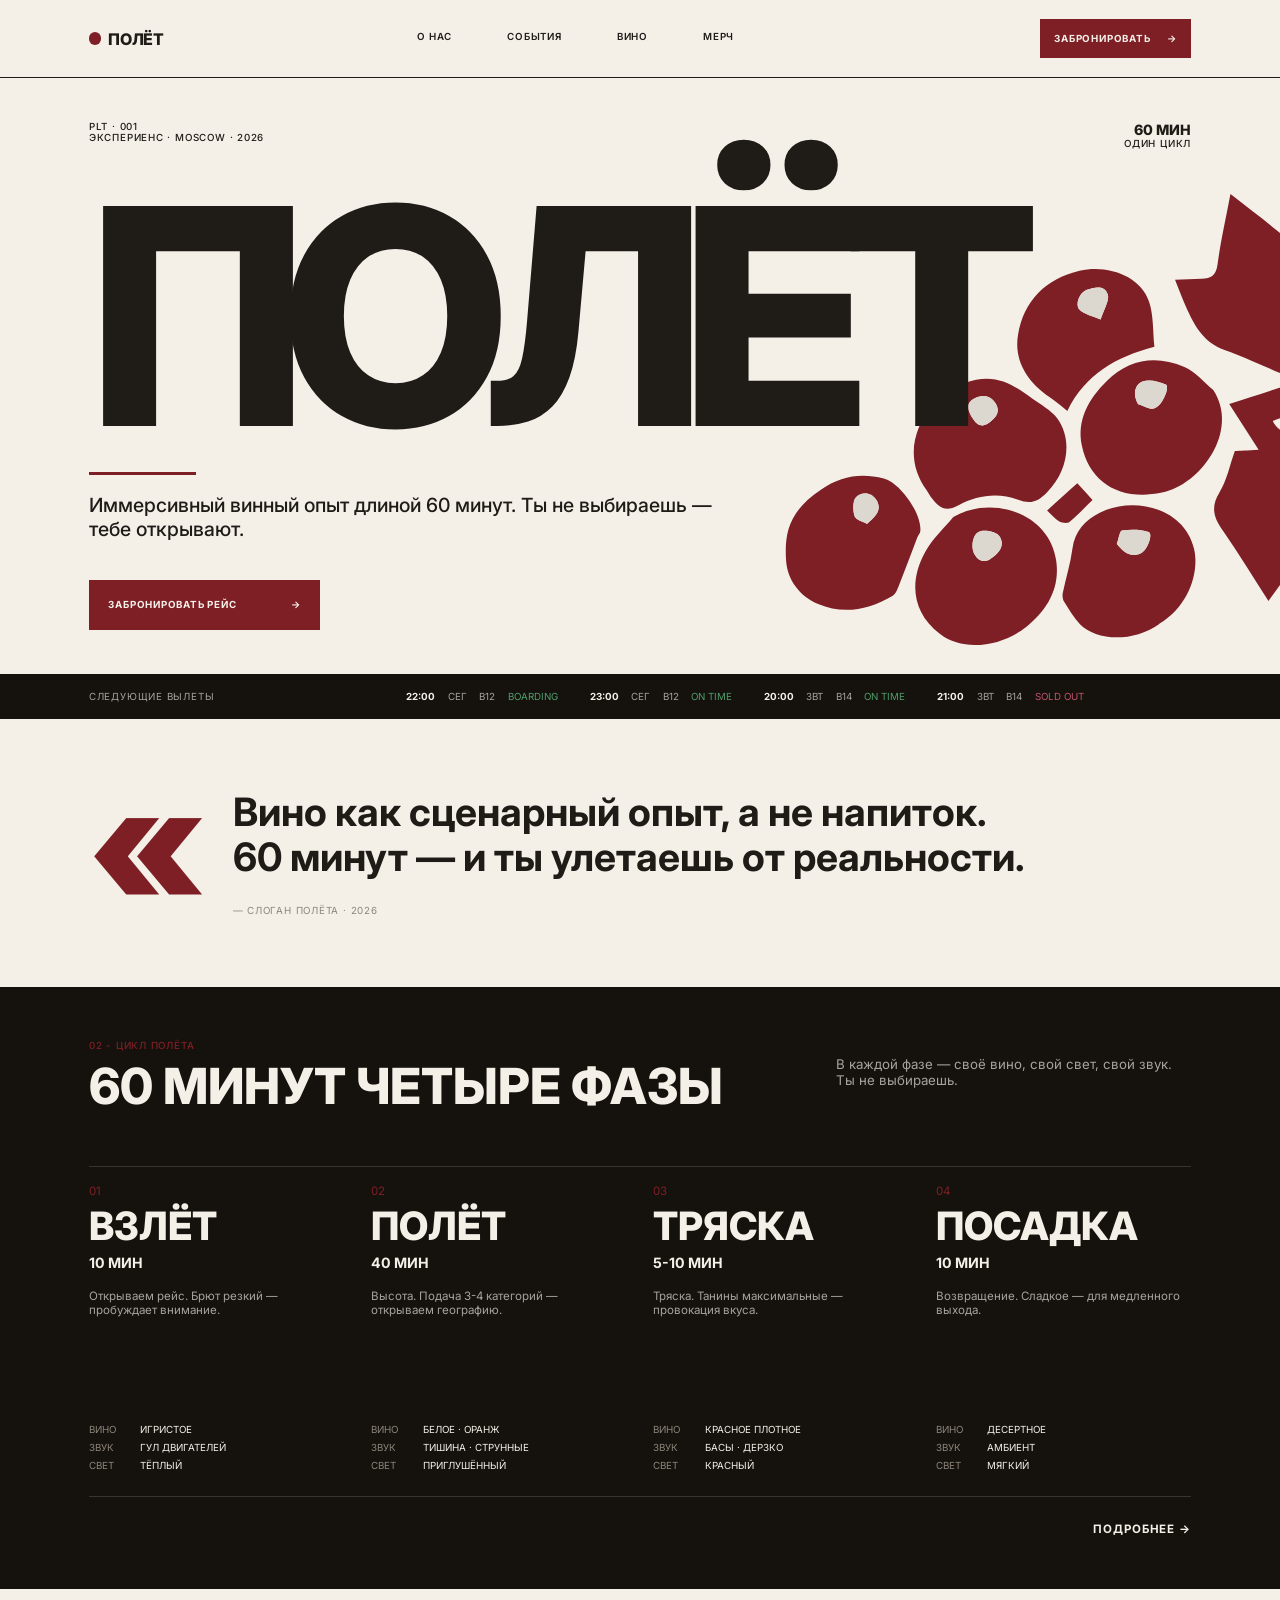
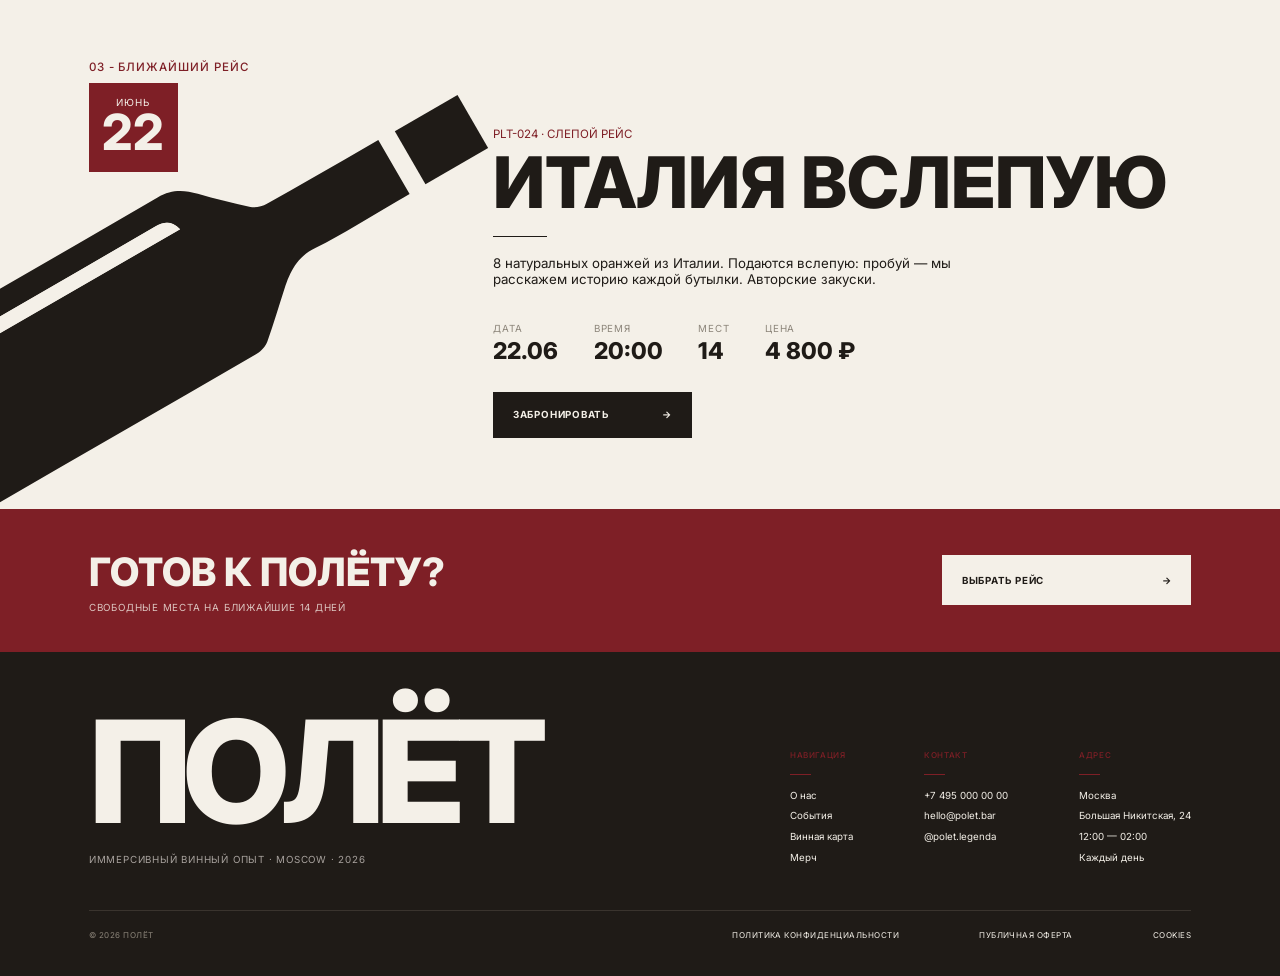
<file: index.html>
<!DOCTYPE html>
<html lang="ru">
<head>
<meta charset="UTF-8">
<meta name="viewport" content="width=device-width, initial-scale=1.0">
<title>ПОЛЁТ — Иммерсивный винный опыт</title>
<link rel="stylesheet" href="style/reset.css">
<link rel="stylesheet" href="style/fonts.css">
<link rel="stylesheet" href="style/style.css">
</head>
<body>
<div class="page">

  <header class="nav">
    <a href="index.html" class="logo"><span class="dot"></span>ПОЛЁТ</a>
    <nav class="menu">
      <a href="about_us.html">О НАС</a>
      <a href="events.html">СОБЫТИЯ</a>
      <a href="wine.html">ВИНО</a>
      <a href="merch.html">МЕРЧ</a>
    </nav>
    <a href="table_booking.html" class="btn-nav">ЗАБРОНИРОВАТЬ <span>→</span></a>
  </header>

  <section class="hero">
    <div class="hero-top">
      <div>
        <div class="label">PLT · 001</div>
        <div class="label">ЭКСПЕРИЕНС · MOSCOW · 2026</div>
      </div>
      <div class="right">
        <div class="big">60 МИН</div>
        <div class="label">ОДИН ЦИКЛ</div>
      </div>
    </div>
    <img class="hero-grapes" src="assets/img/index_img/vinograd.svg" alt="">
    <h1 class="hero-title">ПОЛЁТ</h1>
    <div class="hero-bar"></div>
    <p class="hero-sub">Иммерсивный винный опыт длиной 60 минут. Ты не выбираешь — тебе открывают.</p>
    <a href="events.html" class="btn-wine">ЗАБРОНИРОВАТЬ РЕЙС <span>→</span></a>
  </section>

  <div class="departures">
    <span class="name">СЛЕДУЮЩИЕ ВЫЛЕТЫ</span>
    <span class="dep"><span class="time">22:00</span> <span class="mute">СЕГ</span> <span class="mute">B12</span> <span class="green">BOARDING</span></span>
    <span class="dep"><span class="time">23:00</span> <span class="mute">СЕГ</span> <span class="mute">B12</span> <span class="green">ON TIME</span></span>
    <span class="dep"><span class="time">20:00</span> <span class="mute">ЗВТ</span> <span class="mute">B14</span> <span class="green">ON TIME</span></span>
    <span class="dep"><span class="time">21:00</span> <span class="mute">ЗВТ</span> <span class="mute">B14</span> <span class="red">SOLD OUT</span></span>
  </div>

  <section class="quote">
    <div class="mark">«</div>
    <div>
      <p class="quote-text">Вино как сценарный опыт, а не напиток. 60 минут — и ты улетаешь от реальности.</p>
      <p class="quote-from">— СЛОГАН ПОЛЁТА · 2026</p>
    </div>
  </section>

  <section class="phases">
    <div class="phases-head">
      <div>
        <div class="label wine-text">02 - ЦИКЛ ПОЛЁТА</div>
        <h2>60 МИНУТ ЧЕТЫРЕ ФАЗЫ</h2>
      </div>
      <p class="note">В каждой фазе — своё вино, свой свет, свой звук. Ты не выбираешь.</p>
    </div>

    <div class="phase-grid">
      <div class="phase">
        <div class="num">01</div>
        <h3>ВЗЛЁТ</h3>
        <div class="min">10 МИН</div>
        <p class="desc">Открываем рейс. Брют резкий — пробуждает внимание.</p>
        <div class="phase-rows">
          <div class="row"><span>ВИНО</span><span>ИГРИСТОЕ</span></div>
          <div class="row"><span>ЗВУК</span><span>ГУЛ ДВИГАТЕЛЕЙ</span></div>
          <div class="row"><span>СВЕТ</span><span>ТЁПЛЫЙ</span></div>
        </div>
      </div>
      <div class="phase">
        <div class="num">02</div>
        <h3>ПОЛЁТ</h3>
        <div class="min">40 МИН</div>
        <p class="desc">Высота. Подача 3-4 категорий — открываем географию.</p>
        <div class="phase-rows">
          <div class="row"><span>ВИНО</span><span>БЕЛОЕ · ОРАНЖ</span></div>
          <div class="row"><span>ЗВУК</span><span>ТИШИНА · СТРУННЫЕ</span></div>
          <div class="row"><span>СВЕТ</span><span>ПРИГЛУШЁННЫЙ</span></div>
        </div>
      </div>
      <div class="phase">
        <div class="num">03</div>
        <h3>ТРЯСКА</h3>
        <div class="min">5-10 МИН</div>
        <p class="desc">Тряска. Танины максимальные — провокация вкуса.</p>
        <div class="phase-rows">
          <div class="row"><span>ВИНО</span><span>КРАСНОЕ ПЛОТНОЕ</span></div>
          <div class="row"><span>ЗВУК</span><span>БАСЫ · ДЕРЗКО</span></div>
          <div class="row"><span>СВЕТ</span><span>КРАСНЫЙ</span></div>
        </div>
      </div>
      <div class="phase">
        <div class="num">04</div>
        <h3>ПОСАДКА</h3>
        <div class="min">10 МИН</div>
        <p class="desc">Возвращение. Сладкое — для медленного выхода.</p>
        <div class="phase-rows">
          <div class="row"><span>ВИНО</span><span>ДЕСЕРТНОЕ</span></div>
          <div class="row"><span>ЗВУК</span><span>АМБИЕНТ</span></div>
          <div class="row"><span>СВЕТ</span><span>МЯГКИЙ</span></div>
        </div>
      </div>
    </div>

    <div class="more">ПОДРОБНЕЕ →</div>
  </section>

  <section class="nearest">
    <div class="tag label">03 - БЛИЖАЙШИЙ РЕЙС</div>
    <div class="nearest-body">
      <div class="date-pill">
        <span class="m">ИЮНЬ</span>
        <span class="d">22</span>
      </div>
      <img class="nearest-bottle" src="assets/img/index_img/bottle.svg" alt="">
      <div class="nearest-info">
        <div class="code">PLT-024 · СЛЕПОЙ РЕЙС</div>
        <h2>ИТАЛИЯ ВСЛЕПУЮ</h2>
        <div class="line"></div>
        <p class="desc">8 натуральных оранжей из Италии. Подаются вслепую: пробуй — мы расскажем историю каждой бутылки. Авторские закуски.</p>
        <div class="facts">
          <div><div class="k">ДАТА</div><div class="v">22.06</div></div>
          <div><div class="k">ВРЕМЯ</div><div class="v">20:00</div></div>
          <div><div class="k">МЕСТ</div><div class="v">14</div></div>
          <div><div class="k">ЦЕНА</div><div class="v">4 800 ₽</div></div>
        </div>
        <a href="eventX.html" class="btn-dark">ЗАБРОНИРОВАТЬ <span>→</span></a>
      </div>
    </div>
  </section>

  <section class="cta-band">
    <div>
      <h2>ГОТОВ К ПОЛЁТУ?</h2>
      <p>СВОБОДНЫЕ МЕСТА НА БЛИЖАЙШИЕ 14 ДНЕЙ</p>
    </div>
    <a href="events.html" class="btn-light">ВЫБРАТЬ РЕЙС <span>→</span></a>
  </section>

  <footer class="footer">
    <div class="footer-top">
      <div>
        <a href="index.html" class="footer-logo">ПОЛЁТ</a>
        <p class="footer-sub">ИММЕРСИВНЫЙ ВИННЫЙ ОПЫТ · MOSCOW · 2026</p>
      </div>
      <div class="footer-cols">
        <div>
          <h4>НАВИГАЦИЯ</h4>
          <a href="about_us.html">О нас</a>
          <a href="events.html">События</a>
          <a href="wine.html">Винная карта</a>
          <a href="merch.html">Мерч</a>
        </div>
        <div>
          <h4>КОНТАКТ</h4>
          <p>+7 495 000 00 00</p>
          <p>hello@polet.bar</p>
          <p>@polet.legenda</p>
        </div>
        <div>
          <h4>АДРЕС</h4>
          <p>Москва</p>
          <p>Большая Никитская, 24</p>
          <p>12:00 — 02:00</p>
          <p>Каждый день</p>
        </div>
      </div>
    </div>
    <div class="footer-bottom">
      <span>© 2026 ПОЛЁТ</span>
      <a href="404.html">ПОЛИТИКА КОНФИДЕНЦИАЛЬНОСТИ</a>
      <a href="404.html">ПУБЛИЧНАЯ ОФЕРТА</a>
      <a href="404.html">COOKIES</a>
    </div>
  </footer>

</div>
<script src="js/main_js.js"></script>
</body>
</html>
</file>
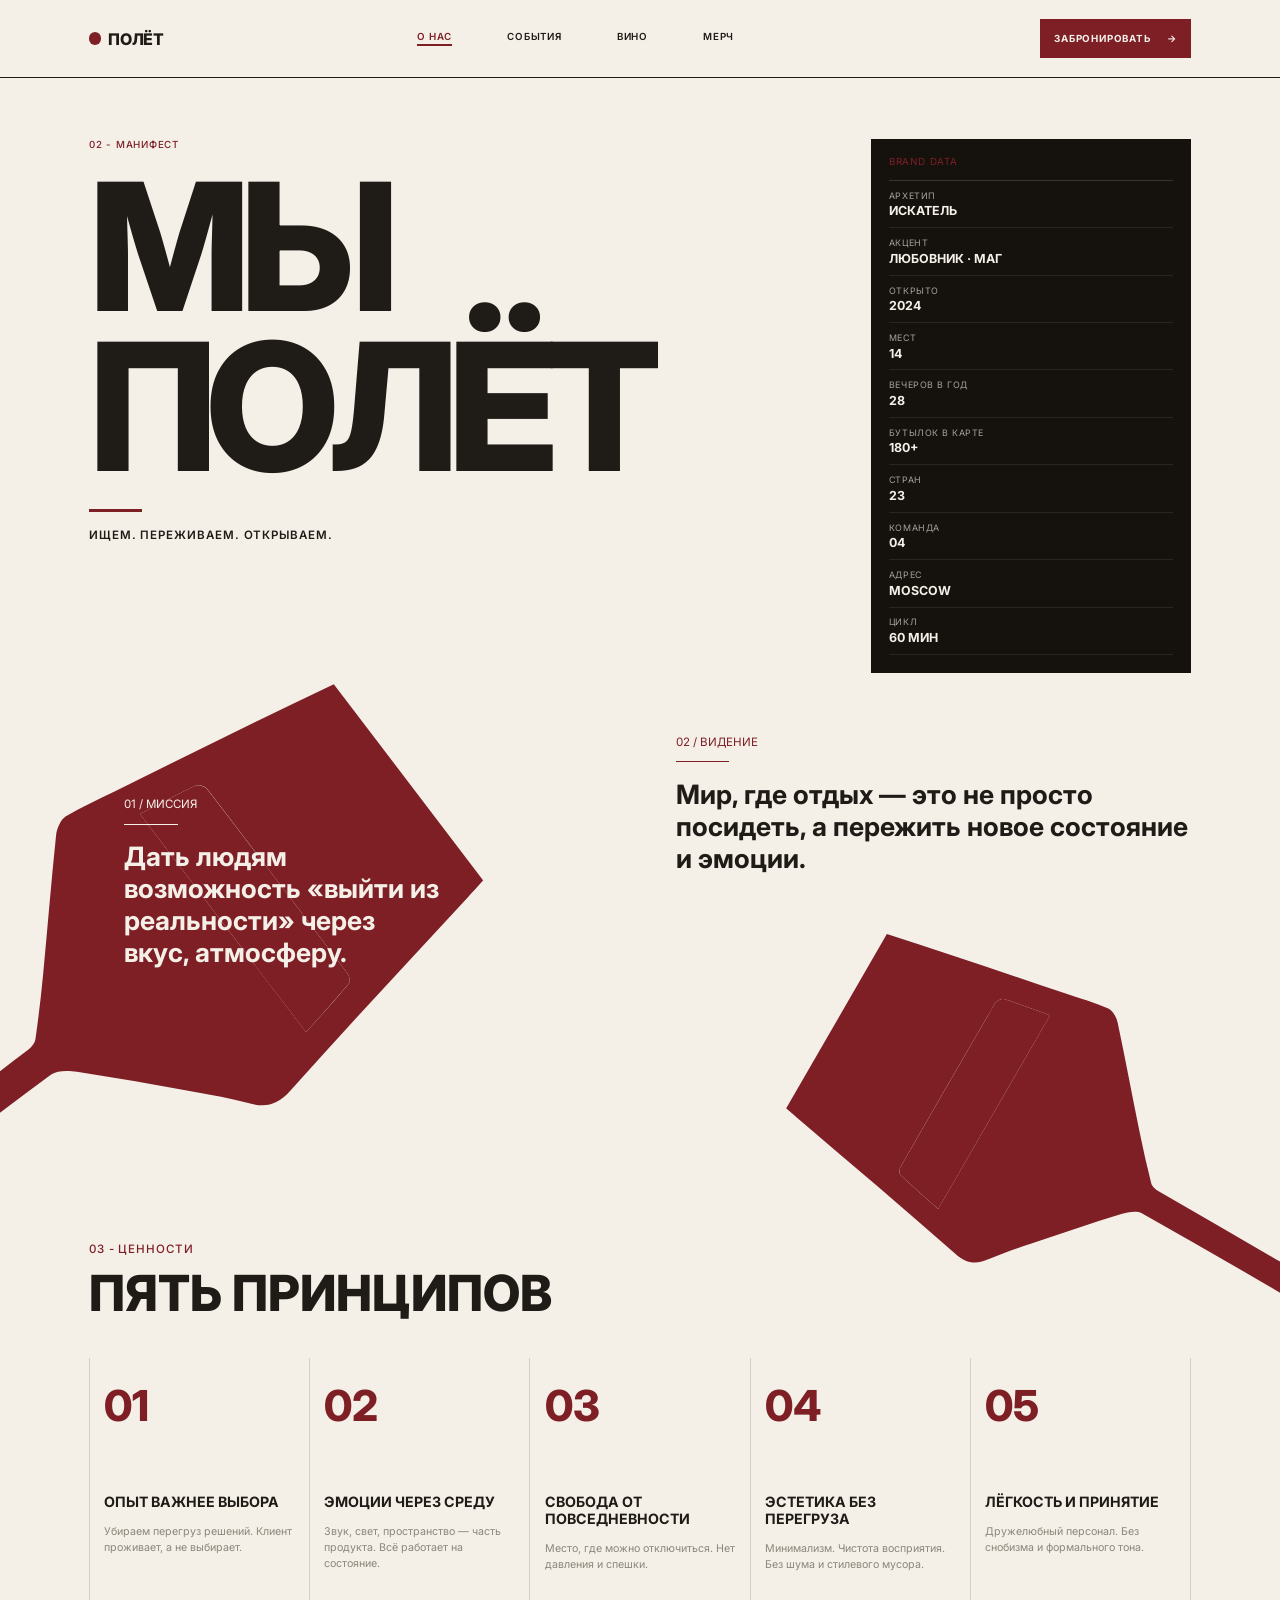
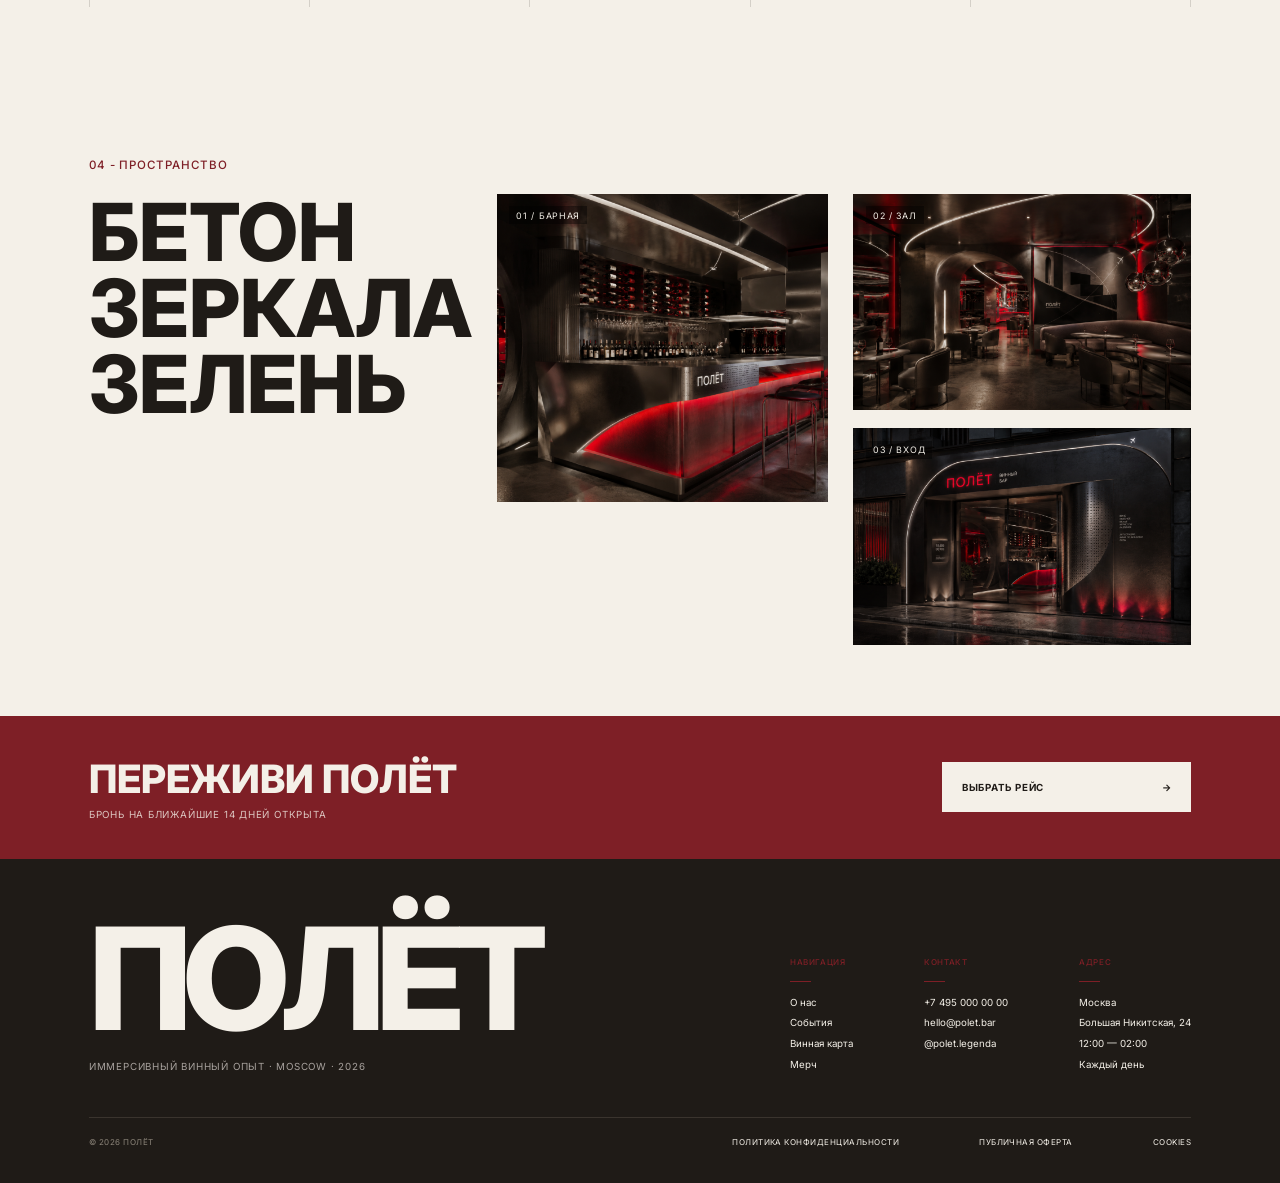
<file: about_us.html>
<!DOCTYPE html>
<html lang="ru">
<head>
<meta charset="UTF-8">
<meta name="viewport" content="width=device-width, initial-scale=1.0">
<title>ПОЛЁТ — О нас</title>
<link rel="stylesheet" href="style/reset.css">
<link rel="stylesheet" href="style/fonts.css">
<link rel="stylesheet" href="style/style.css">
</head>
<body>
<div class="page">

  <header class="nav">
    <a href="index.html" class="logo"><span class="dot"></span>ПОЛЁТ</a>
    <nav class="menu">
      <a href="about_us.html">О НАС</a>
      <a href="events.html">СОБЫТИЯ</a>
      <a href="wine.html">ВИНО</a>
      <a href="merch.html">МЕРЧ</a>
    </nav>
    <a href="table_booking.html" class="btn-nav">ЗАБРОНИРОВАТЬ <span>→</span></a>
  </header>

  <section class="about-hero">
    <div class="left">
      <div class="label wine-text">02 - МАНИФЕСТ</div>
      <h1 class="about-title">МЫ<br>ПОЛЁТ</h1>
      <div class="about-bar"></div>
      <div class="about-tagline">ИЩЕМ. ПЕРЕЖИВАЕМ. ОТКРЫВАЕМ.</div>
    </div>
    <div class="brand-data">
      <div class="bd-title">BRAND DATA</div>
      <div class="bd-row"><div class="k">АРХЕТИП</div><div class="v">ИСКАТЕЛЬ</div></div>
      <div class="bd-row"><div class="k">АКЦЕНТ</div><div class="v">ЛЮБОВНИК · МАГ</div></div>
      <div class="bd-row"><div class="k">ОТКРЫТО</div><div class="v">2024</div></div>
      <div class="bd-row"><div class="k">МЕСТ</div><div class="v">14</div></div>
      <div class="bd-row"><div class="k">ВЕЧЕРОВ В ГОД</div><div class="v">28</div></div>
      <div class="bd-row"><div class="k">БУТЫЛОК В КАРТЕ</div><div class="v">180+</div></div>
      <div class="bd-row"><div class="k">СТРАН</div><div class="v">23</div></div>
      <div class="bd-row"><div class="k">КОМАНДА</div><div class="v">04</div></div>
      <div class="bd-row"><div class="k">АДРЕС</div><div class="v">MOSCOW</div></div>
      <div class="bd-row"><div class="k">ЦИКЛ</div><div class="v">60 МИН</div></div>
    </div>
  </section>

  <section class="manifesto">
    <div class="mission">
      <img class="mission-glass" src="assets/img/about_us_img/glass1.svg" alt="">
      <div class="mission-body">
        <div class="tag">01 / МИССИЯ</div>
        <div class="tag-line"></div>
        <p>Дать людям возможность «выйти из реальности» через вкус, атмосферу.</p>
      </div>
    </div>
    <div class="vision">
      <div class="tag">02 / ВИДЕНИЕ</div>
      <div class="tag-line"></div>
      <p>Мир, где отдых — это не просто посидеть, а пережить новое состояние и эмоции.</p>
      <img class="vision-glass" src="assets/img/about_us_img/glass2.svg" alt="">
    </div>
  </section>

  <section class="principles">
    <div class="tag label">03 - ЦЕННОСТИ</div>
    <h2>ПЯТЬ ПРИНЦИПОВ</h2>
    <div class="principle-grid">
      <div class="principle">
        <div class="pnum">01</div>
        <h3>ОПЫТ ВАЖНЕЕ ВЫБОРА</h3>
        <p>Убираем перегруз решений. Клиент проживает, а не выбирает.</p>
      </div>
      <div class="principle">
        <div class="pnum">02</div>
        <h3>ЭМОЦИИ ЧЕРЕЗ СРЕДУ</h3>
        <p>Звук, свет, пространство — часть продукта. Всё работает на состояние.</p>
      </div>
      <div class="principle">
        <div class="pnum">03</div>
        <h3>СВОБОДА ОТ ПОВСЕДНЕВНОСТИ</h3>
        <p>Место, где можно отключиться. Нет давления и спешки.</p>
      </div>
      <div class="principle">
        <div class="pnum">04</div>
        <h3>ЭСТЕТИКА БЕЗ ПЕРЕГРУЗА</h3>
        <p>Минимализм. Чистота восприятия. Без шума и стилевого мусора.</p>
      </div>
      <div class="principle">
        <div class="pnum">05</div>
        <h3>ЛЁГКОСТЬ И ПРИНЯТИЕ</h3>
        <p>Дружелюбный персонал. Без снобизма и формального тона.</p>
      </div>
    </div>
  </section>

  <section class="space">
    <div class="tag label">04 - ПРОСТРАНСТВО</div>
    <div class="space-body">
      <h2>БЕТОН<br>ЗЕРКАЛА<br>ЗЕЛЕНЬ</h2>
      <div class="photo space-bar">
        <span class="cap">01 / БАРНАЯ</span>
        <img src="assets/img/about_us_img/bar.png" alt="Барная зона">
      </div>
      <div class="space-stack">
        <div class="photo space-small">
          <span class="cap">02 / ЗАЛ</span>
          <img src="assets/img/about_us_img/hall.png" alt="Зал">
        </div>
        <div class="photo space-small">
          <span class="cap">03 / ВХОД</span>
          <img src="assets/img/about_us_img/entry.png" alt="Вход">
        </div>
      </div>
    </div>
  </section>

  <section class="live-band">
    <div>
      <h2>ПЕРЕЖИВИ ПОЛЁТ</h2>
      <p>БРОНЬ НА БЛИЖАЙШИЕ 14 ДНЕЙ ОТКРЫТА</p>
    </div>
    <a href="events.html" class="btn-light">ВЫБРАТЬ РЕЙС <span>→</span></a>
  </section>

  <footer class="footer">
    <div class="footer-top">
      <div>
        <a href="index.html" class="footer-logo">ПОЛЁТ</a>
        <p class="footer-sub">ИММЕРСИВНЫЙ ВИННЫЙ ОПЫТ · MOSCOW · 2026</p>
      </div>
      <div class="footer-cols">
        <div>
          <h4>НАВИГАЦИЯ</h4>
          <a href="about_us.html">О нас</a>
          <a href="events.html">События</a>
          <a href="wine.html">Винная карта</a>
          <a href="merch.html">Мерч</a>
        </div>
        <div>
          <h4>КОНТАКТ</h4>
          <p>+7 495 000 00 00</p>
          <p>hello@polet.bar</p>
          <p>@polet.legenda</p>
        </div>
        <div>
          <h4>АДРЕС</h4>
          <p>Москва</p>
          <p>Большая Никитская, 24</p>
          <p>12:00 — 02:00</p>
          <p>Каждый день</p>
        </div>
      </div>
    </div>
    <div class="footer-bottom">
      <span>© 2026 ПОЛЁТ</span>
      <a href="404.html">ПОЛИТИКА КОНФИДЕНЦИАЛЬНОСТИ</a>
      <a href="404.html">ПУБЛИЧНАЯ ОФЕРТА</a>
      <a href="404.html">COOKIES</a>
    </div>
  </footer>

</div>
<script src="js/main_js.js"></script>
</body>
</html>
</file>
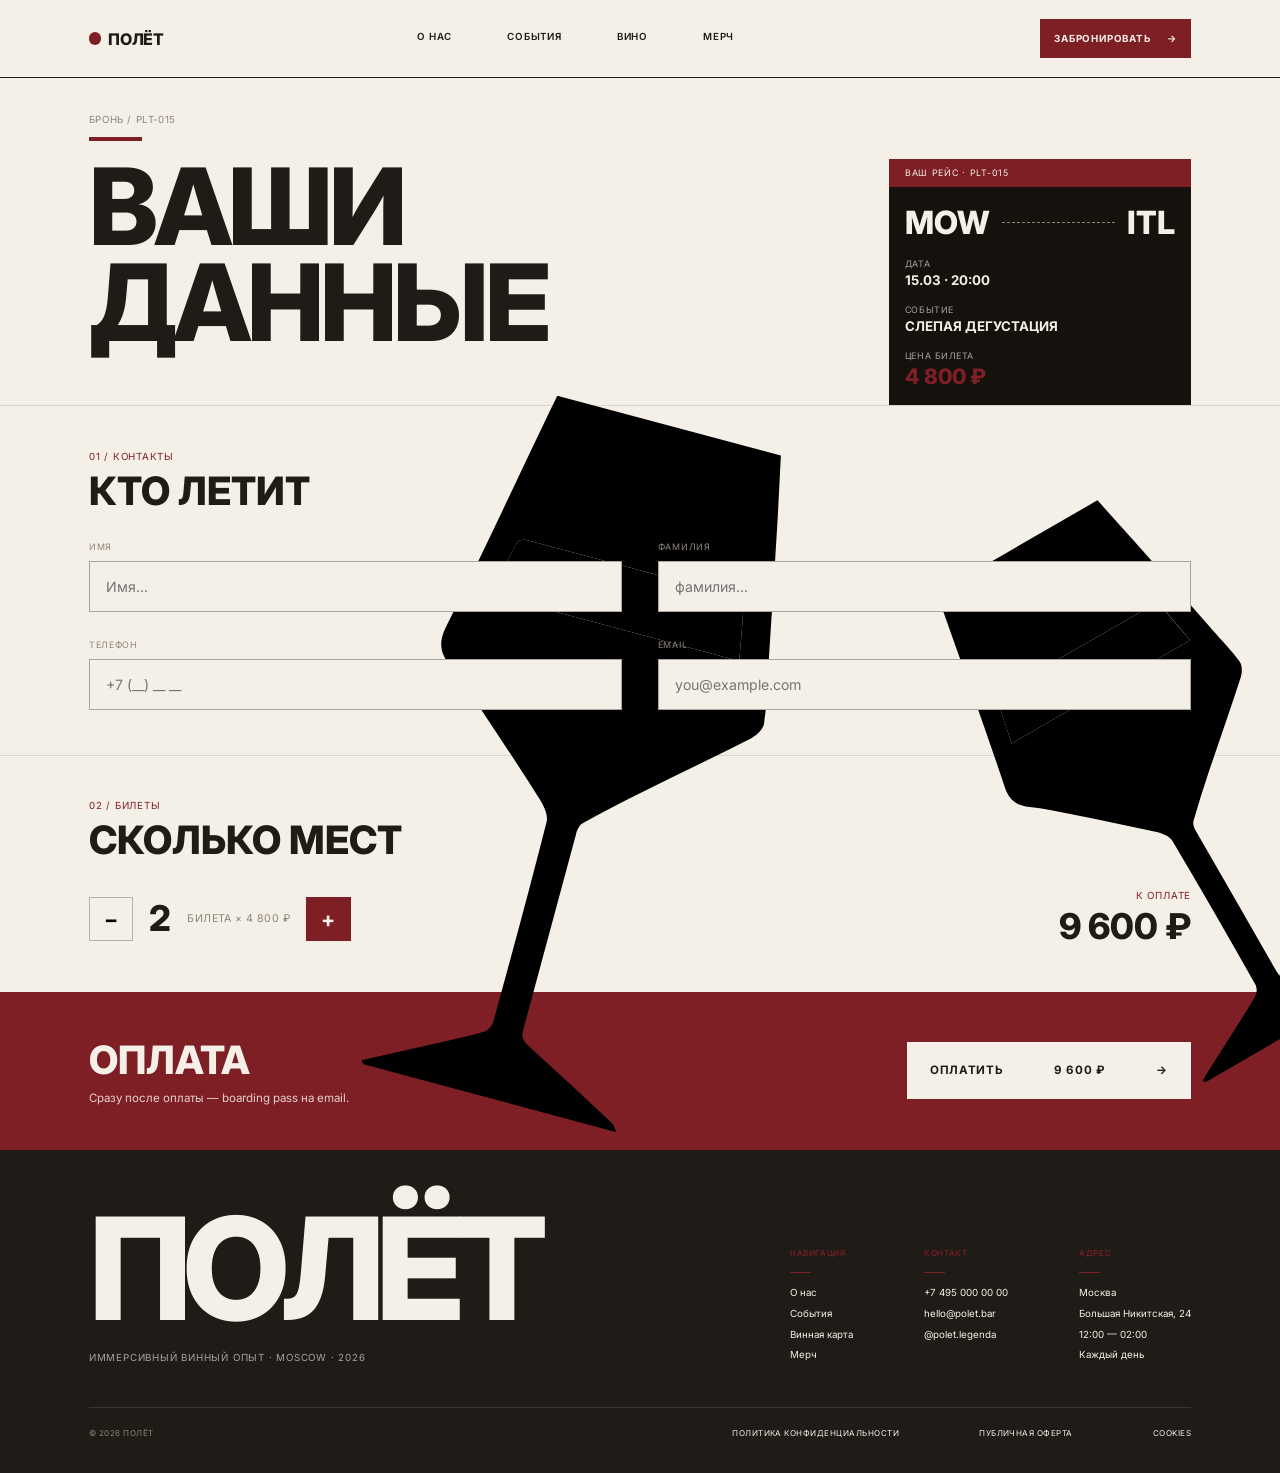
<file: event_booking.html>
<!DOCTYPE html>
<html lang="ru">
<head>
<meta charset="UTF-8">
<meta name="viewport" content="width=device-width, initial-scale=1.0">
<title>ПОЛЁТ — Ваши данные</title>
<link rel="stylesheet" href="style/reset.css">
<link rel="stylesheet" href="style/fonts.css">
<link rel="stylesheet" href="style/style.css">
</head>
<body>
<div class="page">

  <header class="nav">
    <a href="index.html" class="logo"><span class="dot"></span>ПОЛЁТ</a>
    <nav class="menu">
      <a href="about_us.html">О НАС</a>
      <a href="events.html">СОБЫТИЯ</a>
      <a href="wine.html">ВИНО</a>
      <a href="merch.html">МЕРЧ</a>
    </nav>
    <a href="table_booking.html" class="btn-nav">ЗАБРОНИРОВАТЬ <span>→</span></a>
  </header>

  <section class="eb-hero">
    <img class="eb-glass eb-glass-1" src="assets/img/event_booking_img/glass1.svg" alt="">
    <img class="eb-glass eb-glass-2" src="assets/img/event_booking_img/glass2.svg" alt="">
    <div class="eb-crumb">БРОНЬ / PLT-015</div>
    <div class="eb-bar"></div>
    <div class="eb-hero-body">
      <h1>ВАШИ<br>ДАННЫЕ</h1>
      <div class="eb-ticket">
        <div class="h">ВАШ РЕЙС · PLT-015</div>
        <div class="body">
          <div class="route"><span>MOW</span><span class="dash"></span><span>ITL</span></div>
          <div class="k">ДАТА</div><div class="v">15.03 · 20:00</div>
          <div class="k">СОБЫТИЕ</div><div class="v">СЛЕПАЯ ДЕГУСТАЦИЯ</div>
          <div class="k">ЦЕНА БИЛЕТА</div><div class="price">4 800 ₽</div>
        </div>
      </div>
    </div>
  </section>

  <section class="eb-section">
    <div class="tag">01 / КОНТАКТЫ</div>
    <h2>КТО ЛЕТИТ</h2>
    <div class="eb-form">
      <div class="eb-field" id="fName">
        <label>ИМЯ</label>
        <input type="text" id="inName" placeholder="Имя...">
        <div class="eb-err">Введите имя</div>
      </div>
      <div class="eb-field" id="fLast">
        <label>ФАМИЛИЯ</label>
        <input type="text" id="inLast" placeholder="фамилия...">
        <div class="eb-err">Введите фамилию</div>
      </div>
      <div class="eb-field" id="fPhone">
        <label>ТЕЛЕФОН</label>
        <input type="tel" id="inPhone" placeholder="+7 (__) __ __">
        <div class="eb-err">Введите телефон</div>
      </div>
      <div class="eb-field" id="fEmail">
        <label>EMAIL</label>
        <input type="email" id="inEmail" placeholder="you@example.com">
        <div class="eb-err">Введите корректную почту</div>
      </div>
    </div>
  </section>

  <section class="eb-section">
    <div class="tag">02 / БИЛЕТЫ</div>
    <h2>СКОЛЬКО МЕСТ</h2>
    <div class="eb-tickets">
      <div class="eb-qty">
        <button class="gbtn minus" id="ebMinus">−</button>
        <span class="gcount" id="ebCount">2</span>
        <span class="meta"><span id="ebWord">БИЛЕТА</span> × 4 800 ₽</span>
        <button class="gbtn plus" id="ebPlus">+</button>
      </div>
      <div class="eb-total">
        <div class="k">К ОПЛАТЕ</div>
        <div class="v" id="ebTotal">9 600 ₽</div>
      </div>
    </div>
  </section>

  <section class="eb-pay">
    <div>
      <h2>ОПЛАТА</h2>
      <p>Сразу после оплаты — boarding pass на email.</p>
    </div>
    <button class="eb-pay-btn" id="ebPay">ОПЛАТИТЬ <span id="ebPaySum">9 600 ₽</span> <span>→</span></button>
  </section>

  <footer class="footer">
    <div class="footer-top">
      <div>
        <a href="index.html" class="footer-logo">ПОЛЁТ</a>
        <p class="footer-sub">ИММЕРСИВНЫЙ ВИННЫЙ ОПЫТ · MOSCOW · 2026</p>
      </div>
      <div class="footer-cols">
        <div>
          <h4>НАВИГАЦИЯ</h4>
          <a href="about_us.html">О нас</a>
          <a href="events.html">События</a>
          <a href="wine.html">Винная карта</a>
          <a href="merch.html">Мерч</a>
        </div>
        <div>
          <h4>КОНТАКТ</h4>
          <p>+7 495 000 00 00</p>
          <p>hello@polet.bar</p>
          <p>@polet.legenda</p>
        </div>
        <div>
          <h4>АДРЕС</h4>
          <p>Москва</p>
          <p>Большая Никитская, 24</p>
          <p>12:00 — 02:00</p>
          <p>Каждый день</p>
        </div>
      </div>
    </div>
    <div class="footer-bottom">
      <span>© 2026 ПОЛЁТ</span>
      <a href="404.html">ПОЛИТИКА КОНФИДЕНЦИАЛЬНОСТИ</a>
      <a href="404.html">ПУБЛИЧНАЯ ОФЕРТА</a>
      <a href="404.html">COOKIES</a>
    </div>
  </footer>

</div>
<script src="js/main_js.js"></script>
</body>
</html>
</file>
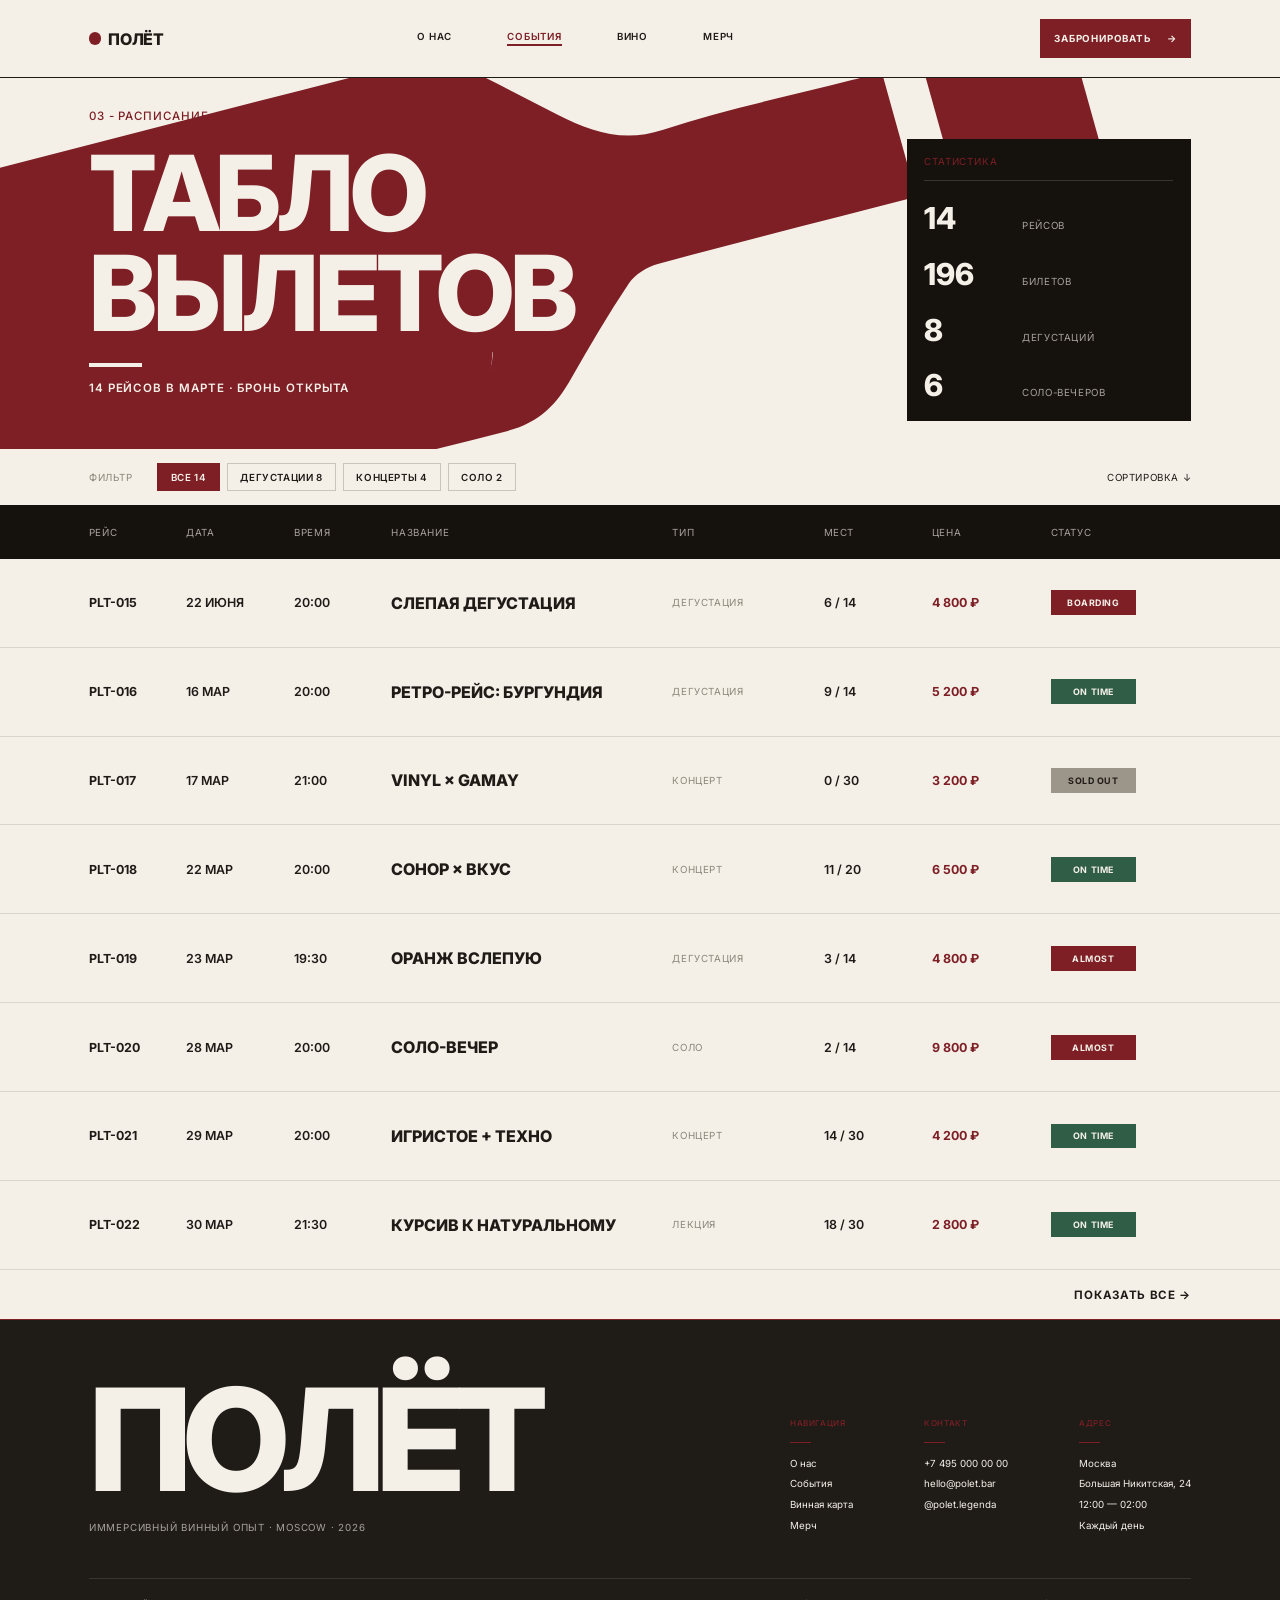
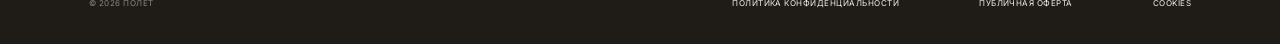
<file: events.html>
<!DOCTYPE html>
<html lang="ru">
<head>
<meta charset="UTF-8">
<meta name="viewport" content="width=device-width, initial-scale=1.0">
<title>ПОЛЁТ — Табло вылетов</title>
<link rel="stylesheet" href="style/reset.css">
<link rel="stylesheet" href="style/fonts.css">
<link rel="stylesheet" href="style/style.css">
</head>
<body>
<div class="page">

  <header class="nav">
    <a href="index.html" class="logo"><span class="dot"></span>ПОЛЁТ</a>
    <nav class="menu">
      <a href="about_us.html">О НАС</a>
      <a href="events.html">СОБЫТИЯ</a>
      <a href="wine.html">ВИНО</a>
      <a href="merch.html">МЕРЧ</a>
    </nav>
    <a href="table_booking.html" class="btn-nav">ЗАБРОНИРОВАТЬ <span>→</span></a>
  </header>

  <section class="ev-hero">
    <img class="ev-shape" src="assets/img/events_img/bottle.svg" alt="">
    <div class="tag label">03 - РАСПИСАНИЕ</div>
    <h1>ТАБЛО ВЫЛЕТОВ</h1>
    <div class="hbar"></div>
    <div class="sub">14 РЕЙСОВ В МАРТЕ · БРОНЬ ОТКРЫТА</div>
    <div class="ev-stats">
      <div class="st-title">СТАТИСТИКА</div>
      <div class="st-row"><span class="n">14</span><span class="l">РЕЙСОВ</span></div>
      <div class="st-row"><span class="n">196</span><span class="l">БИЛЕТОВ</span></div>
      <div class="st-row"><span class="n">8</span><span class="l">ДЕГУСТАЦИЙ</span></div>
      <div class="st-row"><span class="n">6</span><span class="l">СОЛО-ВЕЧЕРОВ</span></div>
    </div>
  </section>

  <div class="filter-bar">
    <span class="flabel">ФИЛЬТР</span>
    <button class="chip active" data-filter="all">ВСЕ 14</button>
    <button class="chip" data-filter="ДЕГУСТАЦИЯ">ДЕГУСТАЦИИ 8</button>
    <button class="chip" data-filter="КОНЦЕРТ">КОНЦЕРТЫ 4</button>
    <button class="chip" data-filter="СОЛО">СОЛО 2</button>
    <span class="sort">СОРТИРОВКА ↓</span>
  </div>

  <div class="ev-head">
    <span>РЕЙС</span><span>ДАТА</span><span>ВРЕМЯ</span><span>НАЗВАНИЕ</span>
    <span>ТИП</span><span>МЕСТ</span><span>ЦЕНА</span><span>СТАТУС</span>
  </div>

  <div class="ev-list">
    <a class="ev-row" data-type="ДЕГУСТАЦИЯ" href="eventX.html">
      <span class="c1">PLT-015</span><span class="date">22 ИЮНЯ</span><span class="time">20:00</span>
      <span class="title">СЛЕПАЯ ДЕГУСТАЦИЯ</span><span class="type">ДЕГУСТАЦИЯ</span>
      <span class="seats">6 / 14</span><span class="price">4 800 ₽</span>
      <span class="badge wine">BOARDING</span>
    </a>
    <a class="ev-row" data-type="ДЕГУСТАЦИЯ" href="404.html">
      <span class="c1">PLT-016</span><span class="date">16 МАР</span><span class="time">20:00</span>
      <span class="title">РЕТРО-РЕЙС: БУРГУНДИЯ</span><span class="type">ДЕГУСТАЦИЯ</span>
      <span class="seats">9 / 14</span><span class="price">5 200 ₽</span>
      <span class="badge green">ON TIME</span>
    </a>
    <a class="ev-row" data-type="КОНЦЕРТ" href="404.html">
      <span class="c1">PLT-017</span><span class="date">17 МАР</span><span class="time">21:00</span>
      <span class="title">VINYL × GAMAY</span><span class="type">КОНЦЕРТ</span>
      <span class="seats">0 / 30</span><span class="price">3 200 ₽</span>
      <span class="badge gray">SOLD OUT</span>
    </a>
    <a class="ev-row" data-type="КОНЦЕРТ" href="404.html">
      <span class="c1">PLT-018</span><span class="date">22 МАР</span><span class="time">20:00</span>
      <span class="title">СОНОР × ВКУС</span><span class="type">КОНЦЕРТ</span>
      <span class="seats">11 / 20</span><span class="price">6 500 ₽</span>
      <span class="badge green">ON TIME</span>
    </a>
    <a class="ev-row" data-type="ДЕГУСТАЦИЯ" href="404.html">
      <span class="c1">PLT-019</span><span class="date">23 МАР</span><span class="time">19:30</span>
      <span class="title">ОРАНЖ ВСЛЕПУЮ</span><span class="type">ДЕГУСТАЦИЯ</span>
      <span class="seats">3 / 14</span><span class="price">4 800 ₽</span>
      <span class="badge wine">ALMOST</span>
    </a>
    <a class="ev-row" data-type="СОЛО" href="404.html">
      <span class="c1">PLT-020</span><span class="date">28 МАР</span><span class="time">20:00</span>
      <span class="title">СОЛО-ВЕЧЕР</span><span class="type">СОЛО</span>
      <span class="seats">2 / 14</span><span class="price">9 800 ₽</span>
      <span class="badge wine">ALMOST</span>
    </a>
    <a class="ev-row" data-type="КОНЦЕРТ" href="404.html">
      <span class="c1">PLT-021</span><span class="date">29 МАР</span><span class="time">20:00</span>
      <span class="title">ИГРИСТОЕ + ТЕХНО</span><span class="type">КОНЦЕРТ</span>
      <span class="seats">14 / 30</span><span class="price">4 200 ₽</span>
      <span class="badge green">ON TIME</span>
    </a>
    <a class="ev-row" data-type="ЛЕКЦИЯ" href="404.html">
      <span class="c1">PLT-022</span><span class="date">30 МАР</span><span class="time">21:30</span>
      <span class="title">КУРСИВ К НАТУРАЛЬНОМУ</span><span class="type">ЛЕКЦИЯ</span>
      <span class="seats">18 / 30</span><span class="price">2 800 ₽</span>
      <span class="badge green">ON TIME</span>
    </a>
  </div>

  <div class="ev-foot"><a href="404.html">ПОКАЗАТЬ ВСЕ →</a></div>

  <footer class="footer">
    <div class="footer-top">
      <div>
        <a href="index.html" class="footer-logo">ПОЛЁТ</a>
        <p class="footer-sub">ИММЕРСИВНЫЙ ВИННЫЙ ОПЫТ · MOSCOW · 2026</p>
      </div>
      <div class="footer-cols">
        <div>
          <h4>НАВИГАЦИЯ</h4>
          <a href="about_us.html">О нас</a>
          <a href="events.html">События</a>
          <a href="wine.html">Винная карта</a>
          <a href="merch.html">Мерч</a>
        </div>
        <div>
          <h4>КОНТАКТ</h4>
          <p>+7 495 000 00 00</p>
          <p>hello@polet.bar</p>
          <p>@polet.legenda</p>
        </div>
        <div>
          <h4>АДРЕС</h4>
          <p>Москва</p>
          <p>Большая Никитская, 24</p>
          <p>12:00 — 02:00</p>
          <p>Каждый день</p>
        </div>
      </div>
    </div>
    <div class="footer-bottom">
      <span>© 2026 ПОЛЁТ</span>
      <a href="404.html">ПОЛИТИКА КОНФИДЕНЦИАЛЬНОСТИ</a>
      <a href="404.html">ПУБЛИЧНАЯ ОФЕРТА</a>
      <a href="404.html">COOKIES</a>
    </div>
  </footer>

</div>
<script src="js/main_js.js"></script>
</body>
</html>
</file>
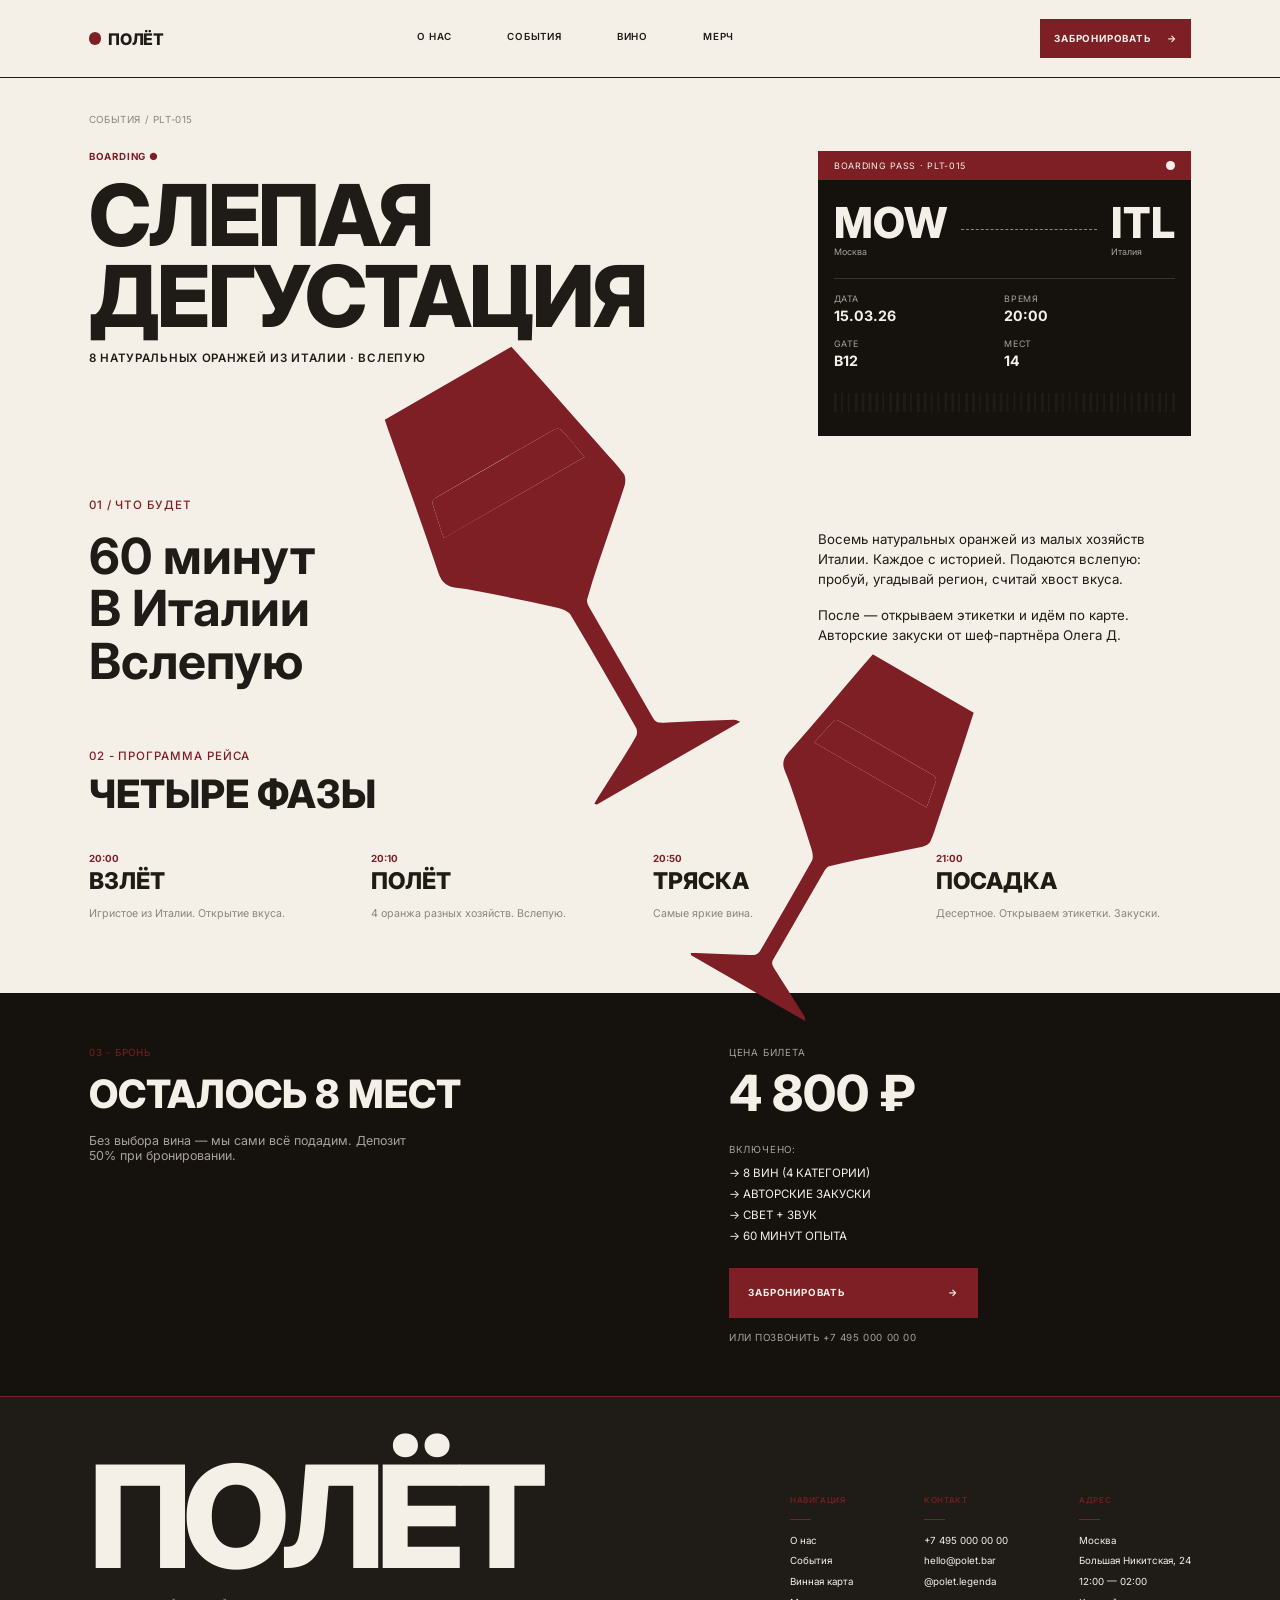
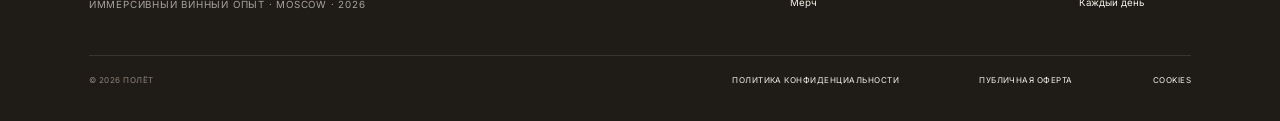
<file: eventX.html>
<!DOCTYPE html>
<html lang="ru">
<head>
<meta charset="UTF-8">
<meta name="viewport" content="width=device-width, initial-scale=1.0">
<title>ПОЛЁТ — Слепая дегустация</title>
<link rel="stylesheet" href="style/reset.css">
<link rel="stylesheet" href="style/fonts.css">
<link rel="stylesheet" href="style/style.css">
</head>
<body>
<div class="page">

  <header class="nav">
    <a href="index.html" class="logo"><span class="dot"></span>ПОЛЁТ</a>
    <nav class="menu">
      <a href="about_us.html">О НАС</a>
      <a href="events.html">СОБЫТИЯ</a>
      <a href="wine.html">ВИНО</a>
      <a href="merch.html">МЕРЧ</a>
    </nav>
    <a href="table_booking.html" class="btn-nav">ЗАБРОНИРОВАТЬ <span>→</span></a>
  </header>

  <section class="ex-hero">
    <div class="ex-crumb">СОБЫТИЯ / PLT-015</div>
    <div class="ex-hero-body">
      <div>
        <div class="ex-badge">BOARDING ●</div>
        <h1>СЛЕПАЯ<br>ДЕГУСТАЦИЯ</h1>
        <div class="sub">8 НАТУРАЛЬНЫХ ОРАНЖЕЙ ИЗ ИТАЛИИ · ВСЛЕПУЮ</div>
      </div>
      <div class="boarding-pass">
        <div class="bp-head"><span>BOARDING PASS · PLT-015</span><span class="dot"></span></div>
        <div class="bp-route">
          <div class="city">MOW<small>Москва</small></div>
          <div class="bp-dash"></div>
          <div class="city">ITL<small>Италия</small></div>
        </div>
        <div class="bp-grid">
          <div><div class="k">ДАТА</div><div class="v">15.03.26</div></div>
          <div><div class="k">ВРЕМЯ</div><div class="v">20:00</div></div>
          <div><div class="k">GATE</div><div class="v">B12</div></div>
          <div><div class="k">МЕСТ</div><div class="v">14</div></div>
        </div>
        <img class="bp-bars" src="assets/img/eventX_img/code.svg" alt="">
      </div>
    </div>
  </section>

  <section class="ex-about">
    <img class="glass-deco glass-1" src="assets/img/eventX_img/glass1.svg" alt="">
    <img class="glass-deco glass-2" src="assets/img/eventX_img/glass2.svg" alt="">
    <div class="tag label">01 / ЧТО БУДЕТ</div>
    <div class="ex-about-body">
      <h2>60 минут<br>В Италии<br>Вслепую</h2>
      <div class="text">
        <p>Восемь натуральных оранжей из малых хозяйств Италии. Каждое с историей. Подаются вслепую: пробуй, угадывай регион, считай хвост вкуса.</p>
        <p>После — открываем этикетки и идём по карте. Авторские закуски от шеф-партнёра Олега Д.</p>
      </div>
    </div>
  </section>

  <section class="ex-program">
    <div class="tag label">02 - ПРОГРАММА РЕЙСА</div>
    <h2>ЧЕТЫРЕ ФАЗЫ</h2>
    <div class="ex-phases">
      <div class="ex-phase">
        <div class="t">20:00</div>
        <h3>ВЗЛЁТ</h3>
        <p>Игристое из Италии. Открытие вкуса.</p>
      </div>
      <div class="ex-phase">
        <div class="t">20:10</div>
        <h3>ПОЛЁТ</h3>
        <p>4 оранжа разных хозяйств. Вслепую.</p>
      </div>
      <div class="ex-phase">
        <div class="t">20:50</div>
        <h3>ТРЯСКА</h3>
        <p>Самые яркие вина.</p>
      </div>
      <div class="ex-phase">
        <div class="t">21:00</div>
        <h3>ПОСАДКА</h3>
        <p>Десертное. Открываем этикетки. Закуски.</p>
      </div>
    </div>
  </section>

  <section class="ex-booking">
    <div>
      <div class="tag">03 - БРОНЬ</div>
      <h2>ОСТАЛОСЬ 8 МЕСТ</h2>
      <p class="note">Без выбора вина — мы сами всё подадим. Депозит 50% при бронировании.</p>
    </div>
    <div>
      <div class="ex-price-label">ЦЕНА БИЛЕТА</div>
      <div class="ex-price">4 800 ₽</div>
      <div class="ex-incl">ВКЛЮЧЕНО:</div>
      <div class="ex-incl-list">
        <div>→ 8 ВИН (4 КАТЕГОРИИ)</div>
        <div>→ АВТОРСКИЕ ЗАКУСКИ</div>
        <div>→ СВЕТ + ЗВУК</div>
        <div>→ 60 МИНУТ ОПЫТА</div>
      </div>
      <a href="event_booking.html" class="btn-wine">ЗАБРОНИРОВАТЬ <span>→</span></a>
      <div class="ex-phone">ИЛИ ПОЗВОНИТЬ +7 495 000 00 00</div>
    </div>
  </section>

  <footer class="footer">
    <div class="footer-top">
      <div>
        <a href="index.html" class="footer-logo">ПОЛЁТ</a>
        <p class="footer-sub">ИММЕРСИВНЫЙ ВИННЫЙ ОПЫТ · MOSCOW · 2026</p>
      </div>
      <div class="footer-cols">
        <div>
          <h4>НАВИГАЦИЯ</h4>
          <a href="about_us.html">О нас</a>
          <a href="events.html">События</a>
          <a href="wine.html">Винная карта</a>
          <a href="merch.html">Мерч</a>
        </div>
        <div>
          <h4>КОНТАКТ</h4>
          <p>+7 495 000 00 00</p>
          <p>hello@polet.bar</p>
          <p>@polet.legenda</p>
        </div>
        <div>
          <h4>АДРЕС</h4>
          <p>Москва</p>
          <p>Большая Никитская, 24</p>
          <p>12:00 — 02:00</p>
          <p>Каждый день</p>
        </div>
      </div>
    </div>
    <div class="footer-bottom">
      <span>© 2026 ПОЛЁТ</span>
      <a href="404.html">ПОЛИТИКА КОНФИДЕНЦИАЛЬНОСТИ</a>
      <a href="404.html">ПУБЛИЧНАЯ ОФЕРТА</a>
      <a href="404.html">COOKIES</a>
    </div>
  </footer>

</div>
<script src="js/main_js.js"></script>
</body>
</html>
</file>
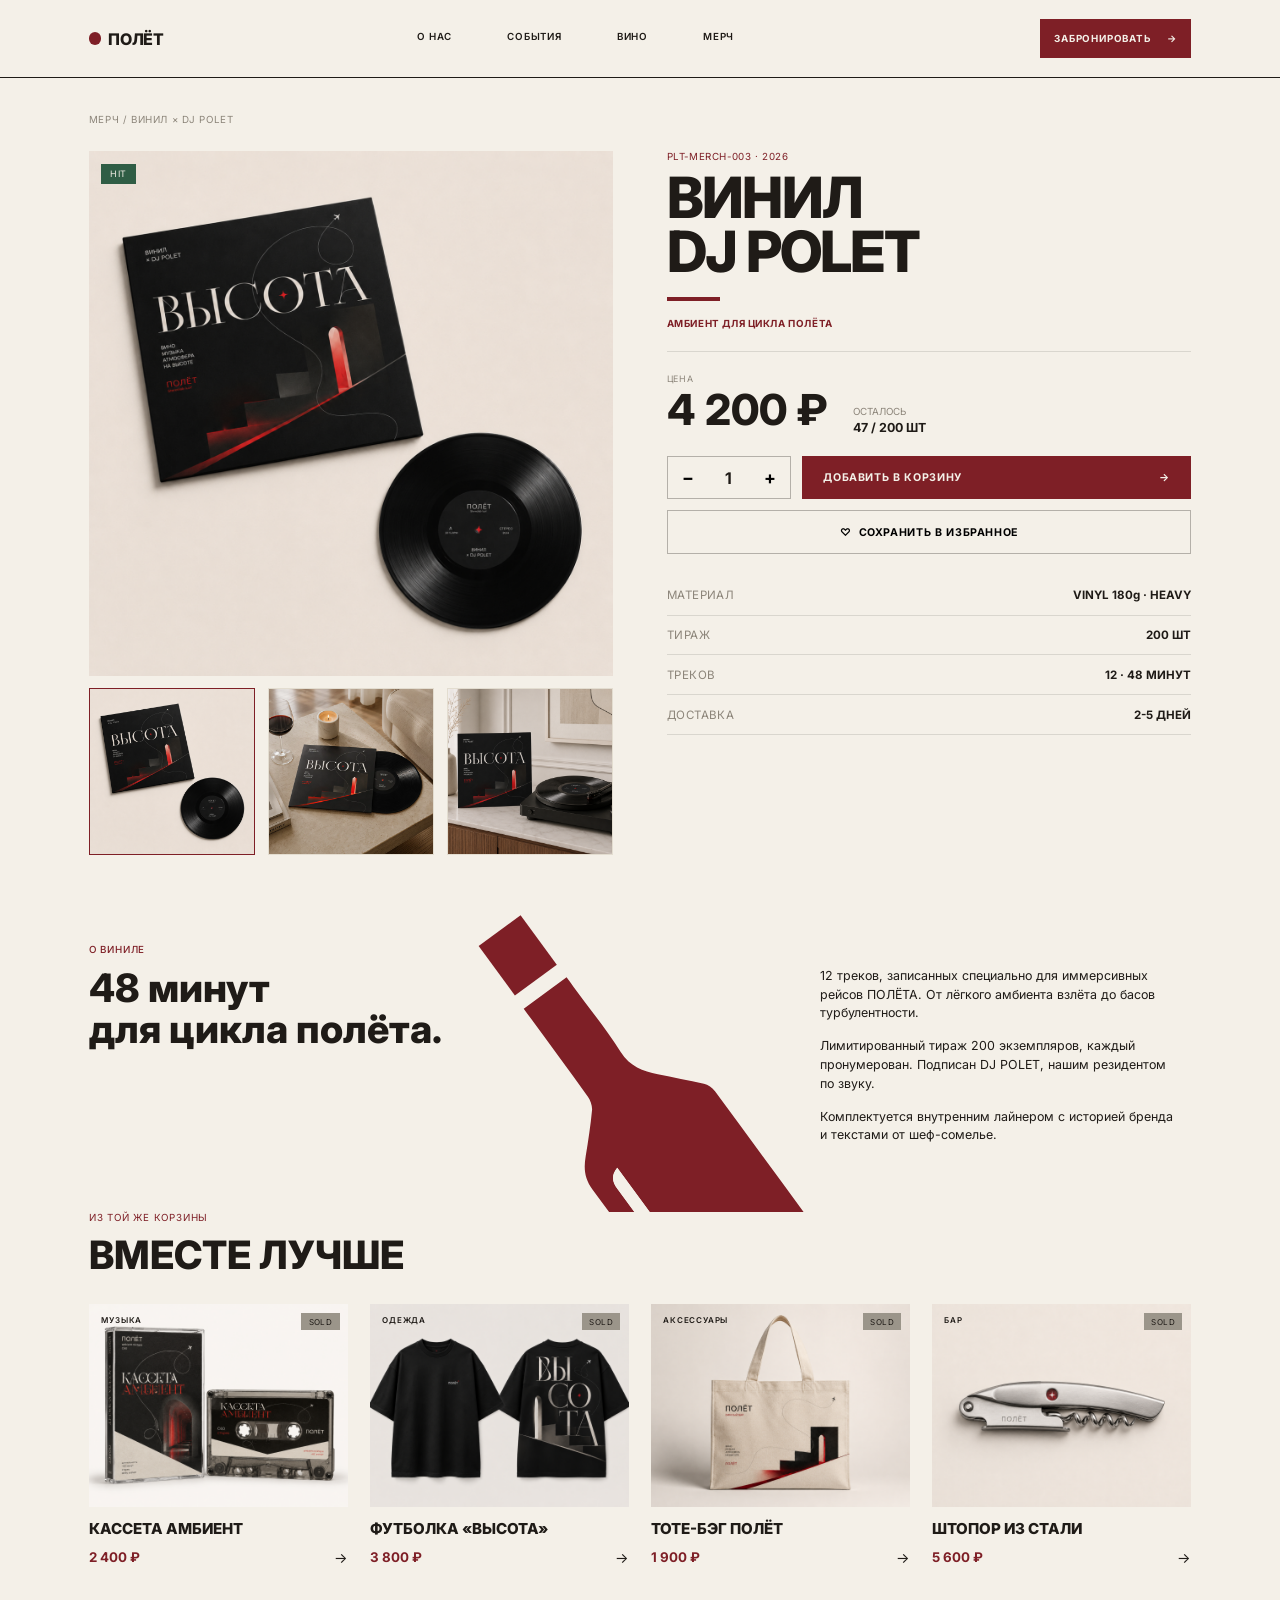
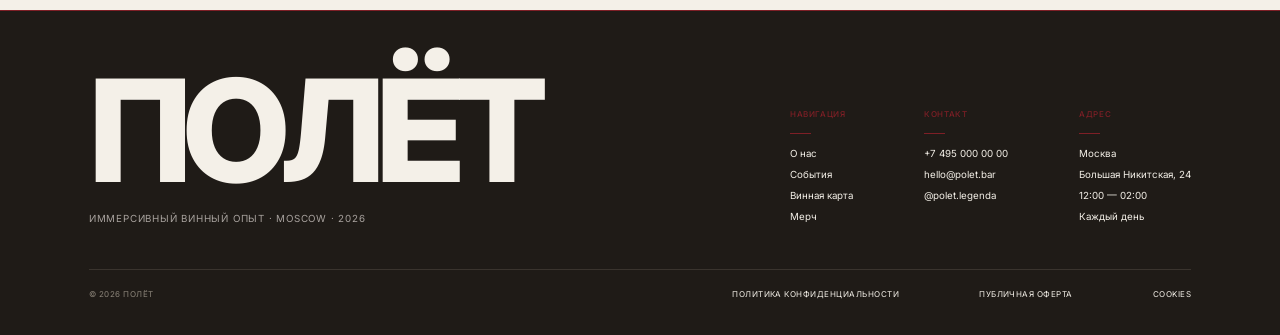
<file: itemX.html>
<!DOCTYPE html>
<html lang="ru">
<head>
<meta charset="UTF-8">
<meta name="viewport" content="width=device-width, initial-scale=1.0">
<title>ПОЛЁТ — Винил × DJ POLET</title>
<link rel="stylesheet" href="style/reset.css">
<link rel="stylesheet" href="style/fonts.css">
<link rel="stylesheet" href="style/style.css">
</head>
<body>
<div class="page">

  <header class="nav">
    <a href="index.html" class="logo"><span class="dot"></span>ПОЛЁТ</a>
    <nav class="menu">
      <a href="about_us.html">О НАС</a>
      <a href="events.html">СОБЫТИЯ</a>
      <a href="wine.html">ВИНО</a>
      <a href="merch.html">МЕРЧ</a>
    </nav>
    <a href="table_booking.html" class="btn-nav">ЗАБРОНИРОВАТЬ <span>→</span></a>
  </header>

  <div class="it-crumb">МЕРЧ / ВИНИЛ × DJ POLET</div>

  <div class="it-top">
    <div class="it-gallery">
      <div class="it-main">
        <span class="it-hit">HIT</span>
        <img id="itMain" src="assets/img/itemX_img/main_photo.png" alt="Винил">
      </div>
      <div class="it-thumbs">
        <div class="it-thumb active" data-img="assets/img/itemX_img/main_photo.png"><img src="assets/img/itemX_img/main_photo.png" alt=""></div>
        <div class="it-thumb" data-img="assets/img/itemX_img/2_photo.png"><img src="assets/img/itemX_img/2_photo.png" alt=""></div>
        <div class="it-thumb" data-img="assets/img/itemX_img/3_photo.png"><img src="assets/img/itemX_img/3_photo.png" alt=""></div>
      </div>
    </div>

    <div class="it-info">
      <div class="it-code">PLT-MERCH-003 · 2026</div>
      <h1>ВИНИЛ<br>DJ POLET</h1>
      <div class="it-bar"></div>
      <div class="it-amb">АМБИЕНТ ДЛЯ ЦИКЛА ПОЛЁТА</div>

      <div class="it-priceblock">
        <div>
          <div class="it-price-l">ЦЕНА</div>
          <div class="it-price">4 200 ₽</div>
        </div>
        <div class="it-left">ОСТАЛОСЬ<b>47 / 200 ШТ</b></div>
      </div>

      <div class="it-buy">
        <div class="it-qty">
          <button class="it-qbtn" id="itMinus">−</button>
          <span class="it-qval" id="itQty">1</span>
          <button class="it-qbtn" id="itPlus">+</button>
        </div>
        <button class="it-addcart" id="itAdd">ДОБАВИТЬ В КОРЗИНУ <span>→</span></button>
      </div>
      <button class="it-fav" id="itFav"><span class="it-heart">♡</span> СОХРАНИТЬ В ИЗБРАННОЕ</button>

      <div class="it-specs">
        <div class="it-spec"><span class="k">МАТЕРИАЛ</span><span class="v">VINYL 180g · HEAVY</span></div>
        <div class="it-spec"><span class="k">ТИРАЖ</span><span class="v">200 ШТ</span></div>
        <div class="it-spec"><span class="k">ТРЕКОВ</span><span class="v">12 · 48 МИНУТ</span></div>
        <div class="it-spec"><span class="k">ДОСТАВКА</span><span class="v">2-5 ДНЕЙ</span></div>
      </div>
    </div>
  </div>

  <section class="it-about">
    <img class="it-bottle" src="assets/img/itemX_img/bottle.svg" alt="">
    <div class="tag label">О ВИНИЛЕ</div>
    <div class="it-about-body">
      <h2>48 минут<br>для цикла полёта.</h2>
      <div class="text">
        <p>12 треков, записанных специально для иммерсивных рейсов ПОЛЁТА. От лёгкого амбиента взлёта до басов турбулентности.</p>
        <p>Лимитированный тираж 200 экземпляров, каждый пронумерован. Подписан DJ POLET, нашим резидентом по звуку.</p>
        <p>Комплектуется внутренним лайнером с историей бренда и текстами от шеф-сомелье.</p>
      </div>
    </div>
  </section>

  <section class="it-related">
    <div class="tag">ИЗ ТОЙ ЖЕ КОРЗИНЫ</div>
    <h2>ВМЕСТЕ ЛУЧШЕ</h2>
    <div class="it-rel-grid">
      <a class="m-card" href="404.html">
        <div class="m-photo"><span class="m-cat">МУЗЫКА</span><span class="m-badges"><span class="m-tag sold">SOLD</span></span><img src="assets/img/merch_img/casset.png" alt=""></div>
        <h3>КАССЕТА АМБИЕНТ</h3>
        <div class="m-cardfoot"><span class="m-price">2 400 ₽</span><span>→</span></div>
      </a>
      <a class="m-card" href="404.html">
        <div class="m-photo"><span class="m-cat">ОДЕЖДА</span><span class="m-badges"><span class="m-tag sold">SOLD</span></span><img src="assets/img/merch_img/tshirt.png" alt=""></div>
        <h3>ФУТБОЛКА «ВЫСОТА»</h3>
        <div class="m-cardfoot"><span class="m-price">3 800 ₽</span><span>→</span></div>
      </a>
      <a class="m-card" href="404.html">
        <div class="m-photo"><span class="m-cat">АКСЕССУАРЫ</span><span class="m-badges"><span class="m-tag sold">SOLD</span></span><img src="assets/img/merch_img/tote_bag.png" alt=""></div>
        <h3>ТОТЕ-БЭГ ПОЛЁТ</h3>
        <div class="m-cardfoot"><span class="m-price">1 900 ₽</span><span>→</span></div>
      </a>
      <a class="m-card" href="404.html">
        <div class="m-photo"><span class="m-cat">БАР</span><span class="m-badges"><span class="m-tag sold">SOLD</span></span><img src="assets/img/merch_img/corkscrew.png" alt=""></div>
        <h3>ШТОПОР ИЗ СТАЛИ</h3>
        <div class="m-cardfoot"><span class="m-price">5 600 ₽</span><span>→</span></div>
      </a>
    </div>
  </section>

  <footer class="footer">
    <div class="footer-top">
      <div>
        <a href="index.html" class="footer-logo">ПОЛЁТ</a>
        <p class="footer-sub">ИММЕРСИВНЫЙ ВИННЫЙ ОПЫТ · MOSCOW · 2026</p>
      </div>
      <div class="footer-cols">
        <div>
          <h4>НАВИГАЦИЯ</h4>
          <a href="about_us.html">О нас</a>
          <a href="events.html">События</a>
          <a href="wine.html">Винная карта</a>
          <a href="merch.html">Мерч</a>
        </div>
        <div>
          <h4>КОНТАКТ</h4>
          <p>+7 495 000 00 00</p>
          <p>hello@polet.bar</p>
          <p>@polet.legenda</p>
        </div>
        <div>
          <h4>АДРЕС</h4>
          <p>Москва</p>
          <p>Большая Никитская, 24</p>
          <p>12:00 — 02:00</p>
          <p>Каждый день</p>
        </div>
      </div>
    </div>
    <div class="footer-bottom">
      <span>© 2026 ПОЛЁТ</span>
      <a href="404.html">ПОЛИТИКА КОНФИДЕНЦИАЛЬНОСТИ</a>
      <a href="404.html">ПУБЛИЧНАЯ ОФЕРТА</a>
      <a href="404.html">COOKIES</a>
    </div>
  </footer>

</div>
<script src="js/main_js.js"></script>
</body>
</html>
</file>
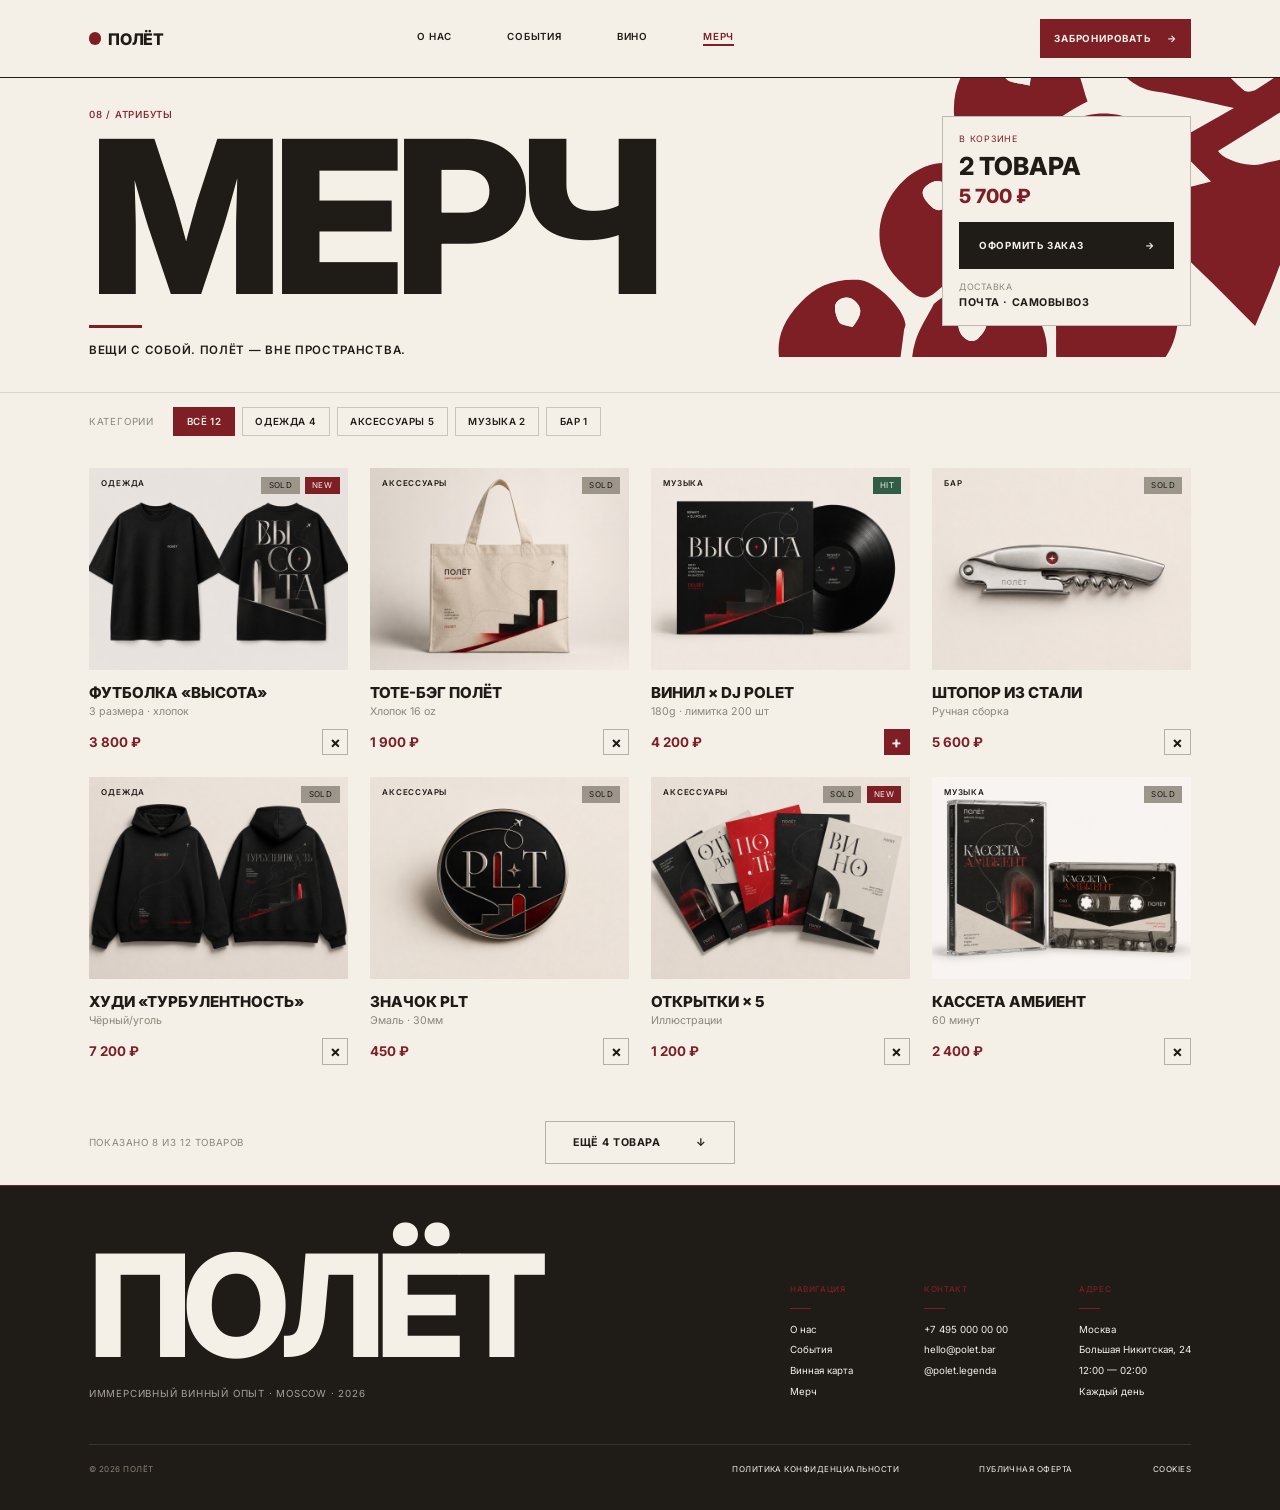
<file: merch.html>
<!DOCTYPE html>
<html lang="ru">
<head>
<meta charset="UTF-8">
<meta name="viewport" content="width=device-width, initial-scale=1.0">
<title>ПОЛЁТ — Мерч</title>
<link rel="stylesheet" href="style/reset.css">
<link rel="stylesheet" href="style/fonts.css">
<link rel="stylesheet" href="style/style.css">
</head>
<body>
<div class="page">

  <header class="nav">
    <a href="index.html" class="logo"><span class="dot"></span>ПОЛЁТ</a>
    <nav class="menu">
      <a href="about_us.html">О НАС</a>
      <a href="events.html">СОБЫТИЯ</a>
      <a href="wine.html">ВИНО</a>
      <a href="merch.html">МЕРЧ</a>
    </nav>
    <a href="table_booking.html" class="btn-nav">ЗАБРОНИРОВАТЬ <span>→</span></a>
  </header>

  <section class="m-hero">
    <img class="m-shape" src="assets/img/merch_img/vinograd.svg" alt="">
    <div class="tag label">08 / АТРИБУТЫ</div>
    <h1>МЕРЧ</h1>
    <div class="m-bar"></div>
    <div class="m-sub">ВЕЩИ С СОБОЙ. ПОЛЁТ — ВНЕ ПРОСТРАНСТВА.</div>
    <div class="m-cart">
      <div class="lbl">В КОРЗИНЕ</div>
      <div class="count"><span id="mCount">2</span> <span id="mWord">ТОВАРА</span></div>
      <div class="sum" id="mSum">5 700 ₽</div>
      <a href="404.html" class="btn-dark">ОФОРМИТЬ ЗАКАЗ <span>→</span></a>
      <div class="ship">ДОСТАВКА<b>ПОЧТА · САМОВЫВОЗ</b></div>
    </div>
  </section>

  <div class="m-filter">
    <span class="flabel">КАТЕГОРИИ</span>
    <button class="chip active" data-filter="all">ВСЁ 12</button>
    <button class="chip" data-filter="ОДЕЖДА">ОДЕЖДА 4</button>
    <button class="chip" data-filter="АКСЕССУАРЫ">АКСЕССУАРЫ 5</button>
    <button class="chip" data-filter="МУЗЫКА">МУЗЫКА 2</button>
    <button class="chip" data-filter="БАР">БАР 1</button>
  </div>

  <div class="m-grid">
    <a class="m-card" data-type="ОДЕЖДА" href="404.html">
      <div class="m-photo"><span class="m-cat">ОДЕЖДА</span><span class="m-badges"><span class="m-tag sold">SOLD</span><span class="m-tag new">NEW</span></span><img src="assets/img/merch_img/tshirt.png" alt=""></div>
      <h3>ФУТБОЛКА «ВЫСОТА»</h3><div class="m-desc">3 размера · хлопок</div>
      <div class="m-cardfoot"><span class="m-price">3 800 ₽</span><span class="m-add">×</span></div>
    </a>
    <a class="m-card" data-type="АКСЕССУАРЫ" href="404.html">
      <div class="m-photo"><span class="m-cat">АКСЕССУАРЫ</span><span class="m-badges"><span class="m-tag sold">SOLD</span></span><img src="assets/img/merch_img/tote_bag.png" alt=""></div>
      <h3>ТОТЕ-БЭГ ПОЛЁТ</h3><div class="m-desc">Хлопок 16 oz</div>
      <div class="m-cardfoot"><span class="m-price">1 900 ₽</span><span class="m-add">×</span></div>
    </a>
    <a class="m-card" data-type="МУЗЫКА" href="itemX.html">
      <div class="m-photo"><span class="m-cat">МУЗЫКА</span><span class="m-badges"><span class="m-tag hit">HIT</span></span><img src="assets/img/merch_img/vinil.png" alt=""></div>
      <h3>ВИНИЛ × DJ POLET</h3><div class="m-desc">180g · лимитка 200 шт</div>
      <div class="m-cardfoot"><span class="m-price">4 200 ₽</span><button class="m-add plus" id="mAddVinyl" data-price="4200">+</button></div>
    </a>
    <a class="m-card" data-type="БАР" href="404.html">
      <div class="m-photo"><span class="m-cat">БАР</span><span class="m-badges"><span class="m-tag sold">SOLD</span></span><img src="assets/img/merch_img/corkscrew.png" alt=""></div>
      <h3>ШТОПОР ИЗ СТАЛИ</h3><div class="m-desc">Ручная сборка</div>
      <div class="m-cardfoot"><span class="m-price">5 600 ₽</span><span class="m-add">×</span></div>
    </a>
    <a class="m-card" data-type="ОДЕЖДА" href="404.html">
      <div class="m-photo"><span class="m-cat">ОДЕЖДА</span><span class="m-badges"><span class="m-tag sold">SOLD</span></span><img src="assets/img/merch_img/hoodie.png" alt=""></div>
      <h3>ХУДИ «ТУРБУЛЕНТНОСТЬ»</h3><div class="m-desc">Чёрный/уголь</div>
      <div class="m-cardfoot"><span class="m-price">7 200 ₽</span><span class="m-add">×</span></div>
    </a>
    <a class="m-card" data-type="АКСЕССУАРЫ" href="404.html">
      <div class="m-photo"><span class="m-cat">АКСЕССУАРЫ</span><span class="m-badges"><span class="m-tag sold">SOLD</span></span><img src="assets/img/merch_img/pin.png" alt=""></div>
      <h3>ЗНАЧОК PLT</h3><div class="m-desc">Эмаль · 30мм</div>
      <div class="m-cardfoot"><span class="m-price">450 ₽</span><span class="m-add">×</span></div>
    </a>
    <a class="m-card" data-type="АКСЕССУАРЫ" href="404.html">
      <div class="m-photo"><span class="m-cat">АКСЕССУАРЫ</span><span class="m-badges"><span class="m-tag sold">SOLD</span><span class="m-tag new">NEW</span></span><img src="assets/img/merch_img/cards.png" alt=""></div>
      <h3>ОТКРЫТКИ × 5</h3><div class="m-desc">Иллюстрации</div>
      <div class="m-cardfoot"><span class="m-price">1 200 ₽</span><span class="m-add">×</span></div>
    </a>
    <a class="m-card" data-type="МУЗЫКА" href="404.html">
      <div class="m-photo"><span class="m-cat">МУЗЫКА</span><span class="m-badges"><span class="m-tag sold">SOLD</span></span><img src="assets/img/merch_img/casset.png" alt=""></div>
      <h3>КАССЕТА АМБИЕНТ</h3><div class="m-desc">60 минут</div>
      <div class="m-cardfoot"><span class="m-price">2 400 ₽</span><span class="m-add">×</span></div>
    </a>
  </div>

  <div class="m-count-bar">
    <span class="txt">ПОКАЗАНО 8 ИЗ 12 ТОВАРОВ</span>
    <a href="404.html" class="btn-more">ЕЩЁ 4 ТОВАРА <span>↓</span></a>
  </div>

  <footer class="footer">
    <div class="footer-top">
      <div>
        <a href="index.html" class="footer-logo">ПОЛЁТ</a>
        <p class="footer-sub">ИММЕРСИВНЫЙ ВИННЫЙ ОПЫТ · MOSCOW · 2026</p>
      </div>
      <div class="footer-cols">
        <div>
          <h4>НАВИГАЦИЯ</h4>
          <a href="about_us.html">О нас</a>
          <a href="events.html">События</a>
          <a href="wine.html">Винная карта</a>
          <a href="merch.html">Мерч</a>
        </div>
        <div>
          <h4>КОНТАКТ</h4>
          <p>+7 495 000 00 00</p>
          <p>hello@polet.bar</p>
          <p>@polet.legenda</p>
        </div>
        <div>
          <h4>АДРЕС</h4>
          <p>Москва</p>
          <p>Большая Никитская, 24</p>
          <p>12:00 — 02:00</p>
          <p>Каждый день</p>
        </div>
      </div>
    </div>
    <div class="footer-bottom">
      <span>© 2026 ПОЛЁТ</span>
      <a href="404.html">ПОЛИТИКА КОНФИДЕНЦИАЛЬНОСТИ</a>
      <a href="404.html">ПУБЛИЧНАЯ ОФЕРТА</a>
      <a href="404.html">COOKIES</a>
    </div>
  </footer>

</div>
<script src="js/main_js.js"></script>
</body>
</html>
</file>
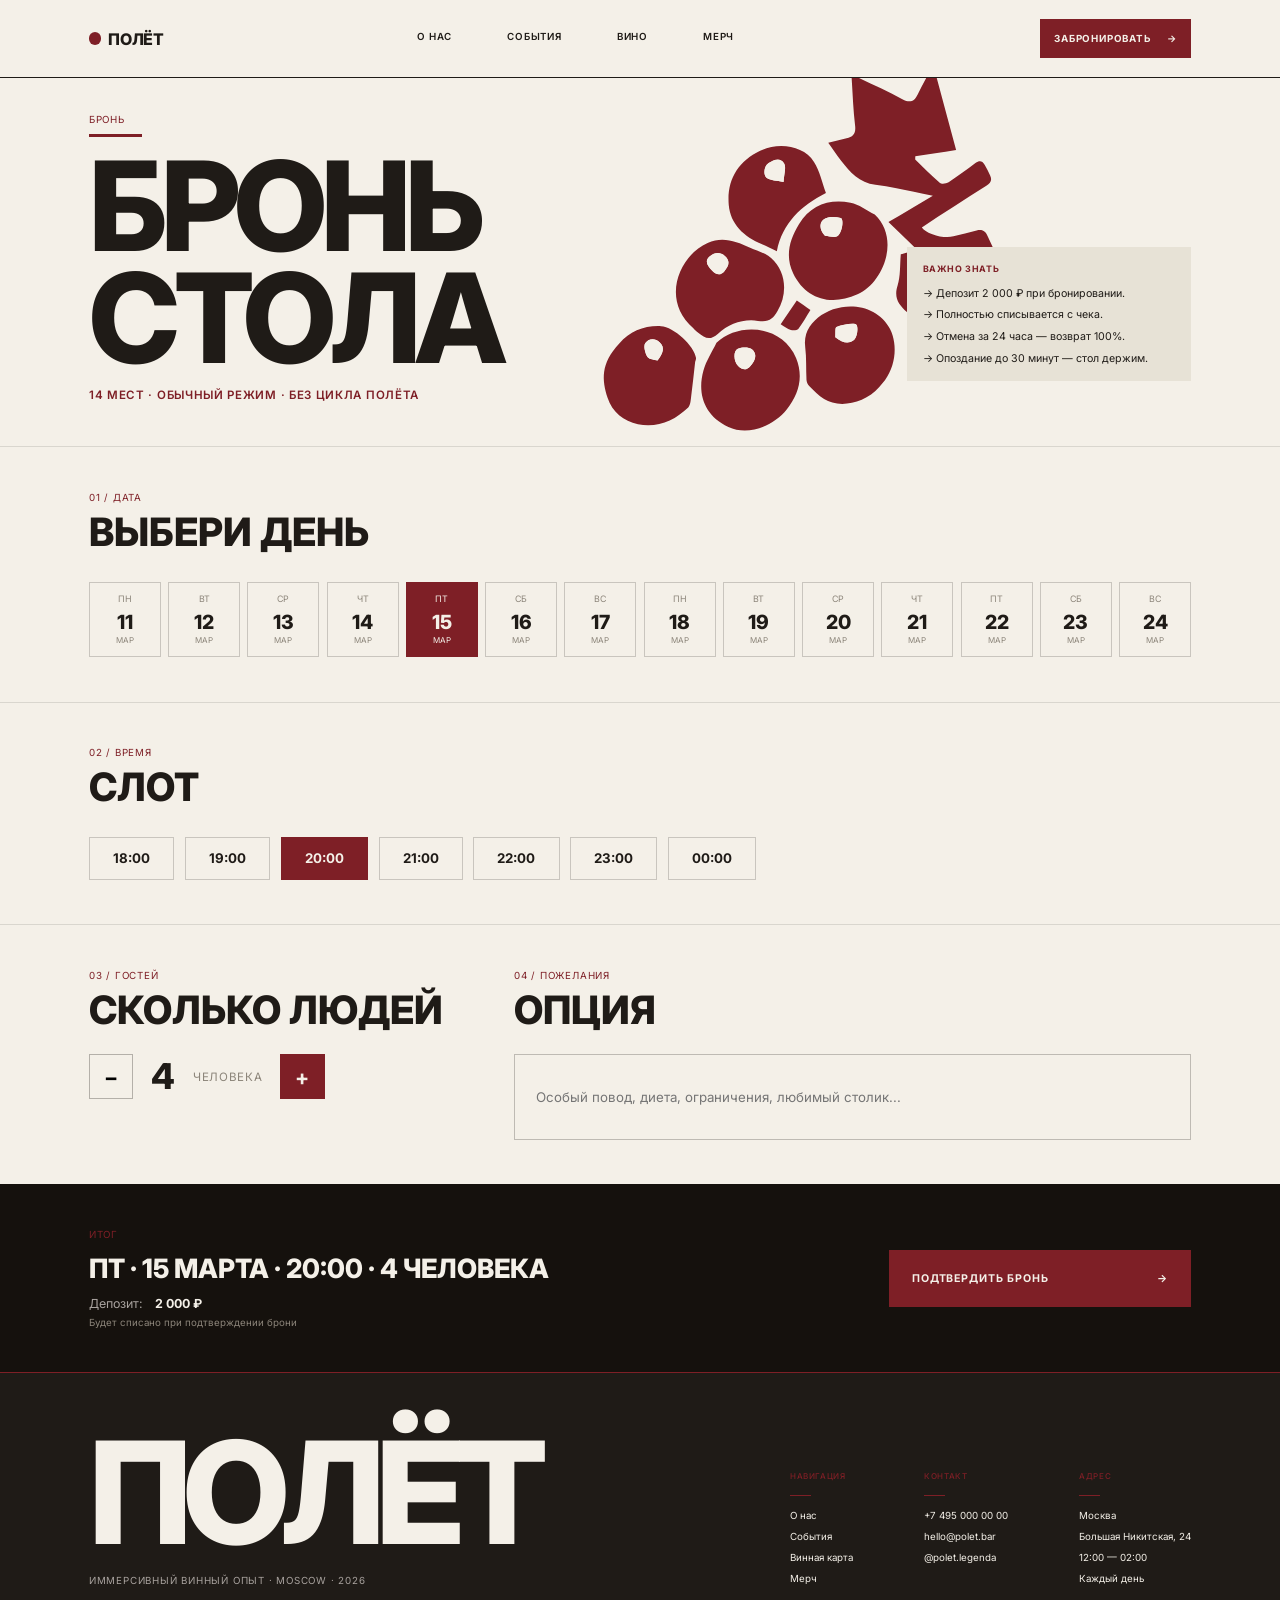
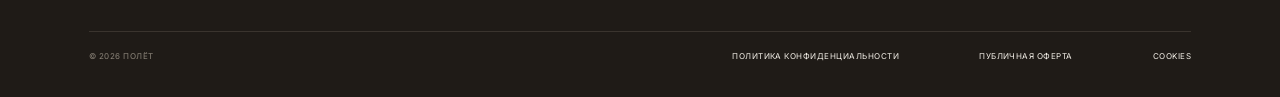
<file: table_booking.html>
<!DOCTYPE html>
<html lang="ru">
<head>
<meta charset="UTF-8">
<meta name="viewport" content="width=device-width, initial-scale=1.0">
<title>ПОЛЁТ — Бронь стола</title>
<link rel="stylesheet" href="style/reset.css">
<link rel="stylesheet" href="style/fonts.css">
<link rel="stylesheet" href="style/style.css">
</head>
<body>
<div class="page">

  <header class="nav">
    <a href="index.html" class="logo"><span class="dot"></span>ПОЛЁТ</a>
    <nav class="menu">
      <a href="about_us.html">О НАС</a>
      <a href="events.html">СОБЫТИЯ</a>
      <a href="wine.html">ВИНО</a>
      <a href="merch.html">МЕРЧ</a>
    </nav>
    <a href="table_booking.html" class="btn-nav">ЗАБРОНИРОВАТЬ <span>→</span></a>
  </header>

  <section class="tb-hero">
    <div class="tag">БРОНЬ</div>
    <div class="tb-bar"></div>
    <h1>БРОНЬ<br>СТОЛА</h1>
    <div class="sub">14 МЕСТ · ОБЫЧНЫЙ РЕЖИМ · БЕЗ ЦИКЛА ПОЛЁТА</div>
    <img class="tb-grapes" src="assets/img/table_bookoing_img/vinograd.svg" alt="">
    <div class="tb-info">
      <h4>ВАЖНО ЗНАТЬ</h4>
      <div>→ Депозит 2 000 ₽ при бронировании.</div>
      <div>→ Полностью списывается с чека.</div>
      <div>→ Отмена за 24 часа — возврат 100%.</div>
      <div>→ Опоздание до 30 минут — стол держим.</div>
    </div>
  </section>

  <section class="tb-section">
    <div class="tag">01 / ДАТА</div>
    <h2>ВЫБЕРИ ДЕНЬ</h2>
    <div class="day-grid">
      <div class="day" data-wd="ПН" data-d="11"><div class="wd">ПН</div><div class="d">11</div><div class="mo">МАР</div></div>
      <div class="day" data-wd="ВТ" data-d="12"><div class="wd">ВТ</div><div class="d">12</div><div class="mo">МАР</div></div>
      <div class="day" data-wd="СР" data-d="13"><div class="wd">СР</div><div class="d">13</div><div class="mo">МАР</div></div>
      <div class="day" data-wd="ЧТ" data-d="14"><div class="wd">ЧТ</div><div class="d">14</div><div class="mo">МАР</div></div>
      <div class="day active" data-wd="ПТ" data-d="15"><div class="wd">ПТ</div><div class="d">15</div><div class="mo">МАР</div></div>
      <div class="day" data-wd="СБ" data-d="16"><div class="wd">СБ</div><div class="d">16</div><div class="mo">МАР</div></div>
      <div class="day" data-wd="ВС" data-d="17"><div class="wd">ВС</div><div class="d">17</div><div class="mo">МАР</div></div>
      <div class="day" data-wd="ПН" data-d="18"><div class="wd">ПН</div><div class="d">18</div><div class="mo">МАР</div></div>
      <div class="day" data-wd="ВТ" data-d="19"><div class="wd">ВТ</div><div class="d">19</div><div class="mo">МАР</div></div>
      <div class="day" data-wd="СР" data-d="20"><div class="wd">СР</div><div class="d">20</div><div class="mo">МАР</div></div>
      <div class="day" data-wd="ЧТ" data-d="21"><div class="wd">ЧТ</div><div class="d">21</div><div class="mo">МАР</div></div>
      <div class="day" data-wd="ПТ" data-d="22"><div class="wd">ПТ</div><div class="d">22</div><div class="mo">МАР</div></div>
      <div class="day" data-wd="СБ" data-d="23"><div class="wd">СБ</div><div class="d">23</div><div class="mo">МАР</div></div>
      <div class="day" data-wd="ВС" data-d="24"><div class="wd">ВС</div><div class="d">24</div><div class="mo">МАР</div></div>
    </div>
  </section>

  <section class="tb-section">
    <div class="tag">02 / ВРЕМЯ</div>
    <h2>СЛОТ</h2>
    <div class="slot-grid">
      <div class="slot" data-t="18:00">18:00</div>
      <div class="slot" data-t="19:00">19:00</div>
      <div class="slot active" data-t="20:00">20:00</div>
      <div class="slot" data-t="21:00">21:00</div>
      <div class="slot" data-t="22:00">22:00</div>
      <div class="slot" data-t="23:00">23:00</div>
      <div class="slot" data-t="00:00">00:00</div>
    </div>
  </section>

  <section class="tb-section">
    <div class="tb-two">
      <div>
        <div class="tag">03 / ГОСТЕЙ</div>
        <h2>СКОЛЬКО ЛЮДЕЙ</h2>
        <div class="guest-row">
          <button class="gbtn minus" id="tbMinus">−</button>
          <span class="gcount" id="tbCount">4</span>
          <span class="gword" id="tbWord">ЧЕЛОВЕКА</span>
          <button class="gbtn plus" id="tbPlus">+</button>
        </div>
      </div>
      <div style="flex:1">
        <div class="tag">04 / ПОЖЕЛАНИЯ</div>
        <h2>ОПЦИЯ</h2>
        <input class="opt-input" type="text" placeholder="Особый повод, диета, ограничения, любимый столик...">
      </div>
    </div>
  </section>

  <section class="tb-summary">
    <div>
      <div class="tag">ИТОГ</div>
      <div class="sum" id="tbSummary">ПТ · 15 МАРТА · 20:00 · 4 ЧЕЛОВЕКА</div>
      <div class="dep">Депозит: <b>2 000 ₽</b></div>
      <div class="small">Будет списано при подтверждении брони</div>
    </div>
    <a href="404.html" class="tb-confirm">ПОДТВЕРДИТЬ БРОНЬ <span>→</span></a>
  </section>

  <footer class="footer">
    <div class="footer-top">
      <div>
        <a href="index.html" class="footer-logo">ПОЛЁТ</a>
        <p class="footer-sub">ИММЕРСИВНЫЙ ВИННЫЙ ОПЫТ · MOSCOW · 2026</p>
      </div>
      <div class="footer-cols">
        <div>
          <h4>НАВИГАЦИЯ</h4>
          <a href="about_us.html">О нас</a>
          <a href="events.html">События</a>
          <a href="wine.html">Винная карта</a>
          <a href="merch.html">Мерч</a>
        </div>
        <div>
          <h4>КОНТАКТ</h4>
          <p>+7 495 000 00 00</p>
          <p>hello@polet.bar</p>
          <p>@polet.legenda</p>
        </div>
        <div>
          <h4>АДРЕС</h4>
          <p>Москва</p>
          <p>Большая Никитская, 24</p>
          <p>12:00 — 02:00</p>
          <p>Каждый день</p>
        </div>
      </div>
    </div>
    <div class="footer-bottom">
      <span>© 2026 ПОЛЁТ</span>
      <a href="404.html">ПОЛИТИКА КОНФИДЕНЦИАЛЬНОСТИ</a>
      <a href="404.html">ПУБЛИЧНАЯ ОФЕРТА</a>
      <a href="404.html">COOKIES</a>
    </div>
  </footer>

</div>
<script src="js/main_js.js"></script>
</body>
</html>
</file>
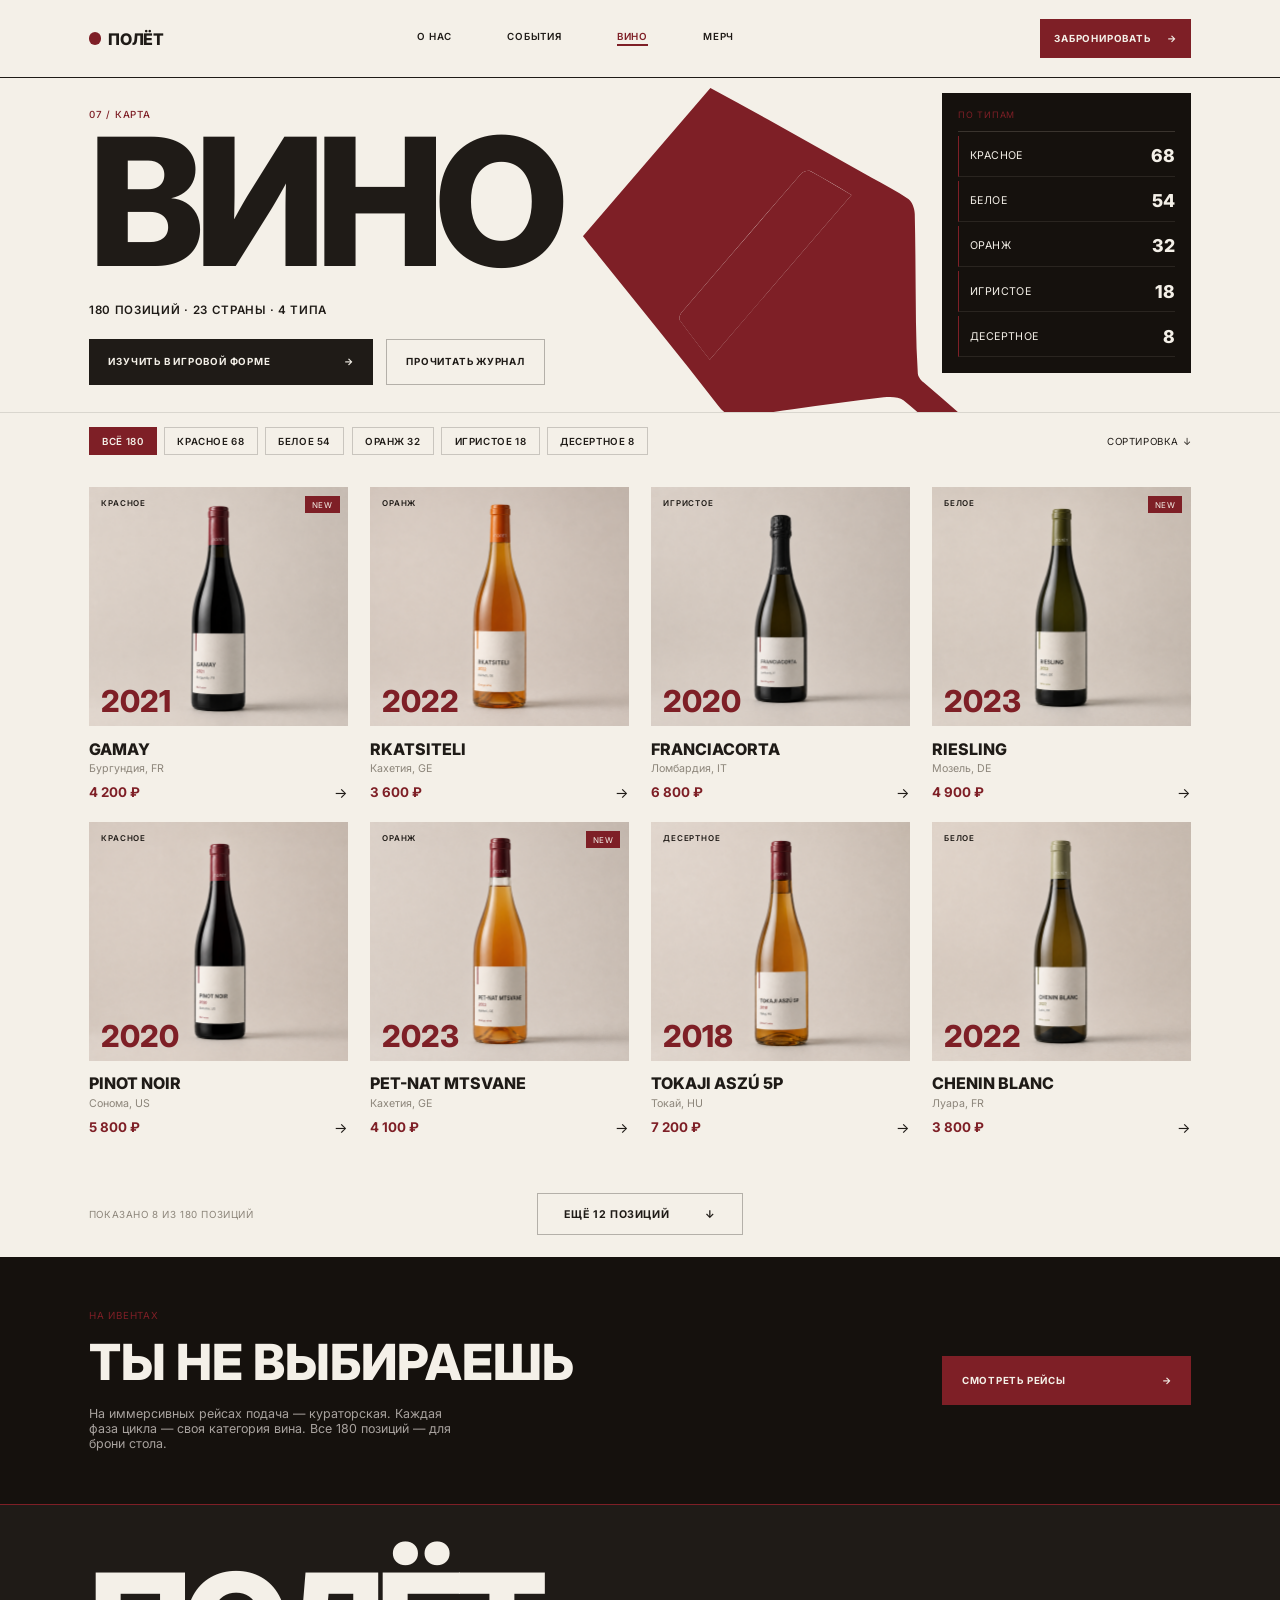
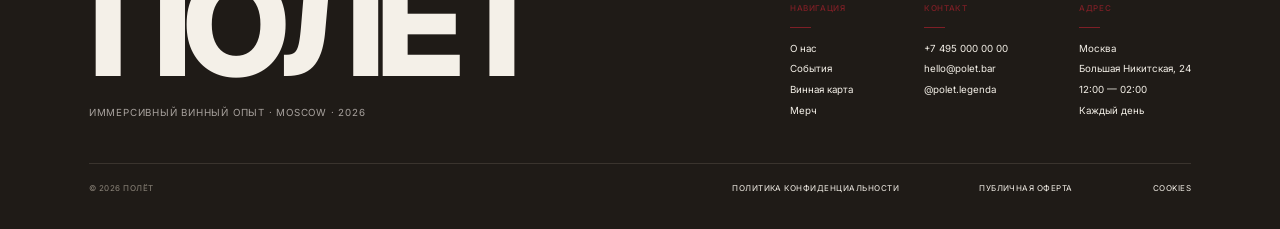
<file: wine.html>
<!DOCTYPE html>
<html lang="ru">
<head>
<meta charset="UTF-8">
<meta name="viewport" content="width=device-width, initial-scale=1.0">
<title>ПОЛЁТ — Винная карта</title>
<link rel="stylesheet" href="style/reset.css">
<link rel="stylesheet" href="style/fonts.css">
<link rel="stylesheet" href="style/style.css">
</head>
<body>
<div class="page">

  <header class="nav">
    <a href="index.html" class="logo"><span class="dot"></span>ПОЛЁТ</a>
    <nav class="menu">
      <a href="about_us.html">О НАС</a>
      <a href="events.html">СОБЫТИЯ</a>
      <a href="wine.html">ВИНО</a>
      <a href="merch.html">МЕРЧ</a>
    </nav>
    <a href="table_booking.html" class="btn-nav">ЗАБРОНИРОВАТЬ <span>→</span></a>
  </header>

  <section class="wine-hero">
    <img class="wine-shape" src="assets/img/wine_img/glass1.svg" alt="">
    <div class="tag label">07 / КАРТА</div>
    <h1>ВИНО</h1>
    <div class="wine-stats">
      <div class="h">ПО ТИПАМ</div>
      <div class="ws-row"><span class="l">КРАСНОЕ</span><span class="n">68</span></div>
      <div class="ws-row"><span class="l">БЕЛОЕ</span><span class="n">54</span></div>
      <div class="ws-row"><span class="l">ОРАНЖ</span><span class="n">32</span></div>
      <div class="ws-row"><span class="l">ИГРИСТОЕ</span><span class="n">18</span></div>
      <div class="ws-row"><span class="l">ДЕСЕРТНОЕ</span><span class="n">8</span></div>
    </div>
    <div class="wine-meta">180 ПОЗИЦИЙ · 23 СТРАНЫ · 4 ТИПА</div>
    <div class="wine-actions">
      <a href="https://xom9kwlepa.github.io/Module3Project/" class="btn-dark">ИЗУЧИТЬ В ИГРОВОЙ ФОРМЕ <span>→</span></a>
      <a href="assets/wine_insight.pdf" target="_blank" class="btn-outline">ПРОЧИТАТЬ ЖУРНАЛ</a>
    </div>
  </section>

  <div class="wine-filter">
    <button class="chip active" data-filter="all">ВСЁ 180</button>
    <button class="chip" data-filter="КРАСНОЕ">КРАСНОЕ 68</button>
    <button class="chip" data-filter="БЕЛОЕ">БЕЛОЕ 54</button>
    <button class="chip" data-filter="ОРАНЖ">ОРАНЖ 32</button>
    <button class="chip" data-filter="ИГРИСТОЕ">ИГРИСТОЕ 18</button>
    <button class="chip" data-filter="ДЕСЕРТНОЕ">ДЕСЕРТНОЕ 8</button>
    <span class="sort">СОРТИРОВКА ↓</span>
  </div>

  <div class="wine-grid">
    <a class="wine-card" data-type="КРАСНОЕ" href="404.html">
      <div class="wine-photo"><span class="wine-cat">КРАСНОЕ</span><span class="wine-new">NEW</span><img src="assets/img/wine_img/wine_1.png" alt="Gamay"><span class="wine-year">2021</span></div>
      <h3>GAMAY</h3><div class="wine-region">Бургундия, FR</div>
      <div class="wine-cardfoot"><span class="wine-price">4 200 ₽</span><span>→</span></div>
    </a>
    <a class="wine-card" data-type="ОРАНЖ" href="404.html">
      <div class="wine-photo"><span class="wine-cat">ОРАНЖ</span><img src="assets/img/wine_img/wine_2.png" alt="Rkatsiteli"><span class="wine-year">2022</span></div>
      <h3>RKATSITELI</h3><div class="wine-region">Кахетия, GE</div>
      <div class="wine-cardfoot"><span class="wine-price">3 600 ₽</span><span>→</span></div>
    </a>
    <a class="wine-card" data-type="ИГРИСТОЕ" href="404.html">
      <div class="wine-photo"><span class="wine-cat">ИГРИСТОЕ</span><img src="assets/img/wine_img/wine_3.png" alt="Franciacorta"><span class="wine-year">2020</span></div>
      <h3>FRANCIACORTA</h3><div class="wine-region">Ломбардия, IT</div>
      <div class="wine-cardfoot"><span class="wine-price">6 800 ₽</span><span>→</span></div>
    </a>
    <a class="wine-card" data-type="БЕЛОЕ" href="404.html">
      <div class="wine-photo"><span class="wine-cat">БЕЛОЕ</span><span class="wine-new">NEW</span><img src="assets/img/wine_img/wine_4.png" alt="Riesling"><span class="wine-year">2023</span></div>
      <h3>RIESLING</h3><div class="wine-region">Мозель, DE</div>
      <div class="wine-cardfoot"><span class="wine-price">4 900 ₽</span><span>→</span></div>
    </a>
    <a class="wine-card" data-type="КРАСНОЕ" href="404.html">
      <div class="wine-photo"><span class="wine-cat">КРАСНОЕ</span><img src="assets/img/wine_img/wine_5.png" alt="Pinot Noir"><span class="wine-year">2020</span></div>
      <h3>PINOT NOIR</h3><div class="wine-region">Сонома, US</div>
      <div class="wine-cardfoot"><span class="wine-price">5 800 ₽</span><span>→</span></div>
    </a>
    <a class="wine-card" data-type="ОРАНЖ" href="404.html">
      <div class="wine-photo"><span class="wine-cat">ОРАНЖ</span><span class="wine-new">NEW</span><img src="assets/img/wine_img/wine_6.png" alt="Pet-Nat Mtsvane"><span class="wine-year">2023</span></div>
      <h3>PET-NAT MTSVANE</h3><div class="wine-region">Кахетия, GE</div>
      <div class="wine-cardfoot"><span class="wine-price">4 100 ₽</span><span>→</span></div>
    </a>
    <a class="wine-card" data-type="ДЕСЕРТНОЕ" href="404.html">
      <div class="wine-photo"><span class="wine-cat">ДЕСЕРТНОЕ</span><img src="assets/img/wine_img/wine_7.png" alt="Tokaji Aszu"><span class="wine-year">2018</span></div>
      <h3>TOKAJI ASZÚ 5P</h3><div class="wine-region">Токай, HU</div>
      <div class="wine-cardfoot"><span class="wine-price">7 200 ₽</span><span>→</span></div>
    </a>
    <a class="wine-card" data-type="БЕЛОЕ" href="404.html">
      <div class="wine-photo"><span class="wine-cat">БЕЛОЕ</span><img src="assets/img/wine_img/wine_8.png" alt="Chenin Blanc"><span class="wine-year">2022</span></div>
      <h3>CHENIN BLANC</h3><div class="wine-region">Луара, FR</div>
      <div class="wine-cardfoot"><span class="wine-price">3 800 ₽</span><span>→</span></div>
    </a>
  </div>

  <div class="wine-count">
    <span class="txt">ПОКАЗАНО 8 ИЗ 180 ПОЗИЦИЙ</span>
    <a href="404.html" class="btn-more">ЕЩЁ 12 ПОЗИЦИЙ <span>↓</span></a>
  </div>

  <section class="wine-cta">
    <div>
      <div class="tag">НА ИВЕНТАХ</div>
      <h2>ТЫ НЕ ВЫБИРАЕШЬ</h2>
      <p>На иммерсивных рейсах подача — кураторская. Каждая фаза цикла — своя категория вина. Все 180 позиций — для брони стола.</p>
    </div>
    <a href="events.html" class="btn-wine">СМОТРЕТЬ РЕЙСЫ <span>→</span></a>
  </section>

  <footer class="footer">
    <div class="footer-top">
      <div>
        <a href="index.html" class="footer-logo">ПОЛЁТ</a>
        <p class="footer-sub">ИММЕРСИВНЫЙ ВИННЫЙ ОПЫТ · MOSCOW · 2026</p>
      </div>
      <div class="footer-cols">
        <div>
          <h4>НАВИГАЦИЯ</h4>
          <a href="about_us.html">О нас</a>
          <a href="events.html">События</a>
          <a href="wine.html">Винная карта</a>
          <a href="merch.html">Мерч</a>
        </div>
        <div>
          <h4>КОНТАКТ</h4>
          <p>+7 495 000 00 00</p>
          <p>hello@polet.bar</p>
          <p>@polet.legenda</p>
        </div>
        <div>
          <h4>АДРЕС</h4>
          <p>Москва</p>
          <p>Большая Никитская, 24</p>
          <p>12:00 — 02:00</p>
          <p>Каждый день</p>
        </div>
      </div>
    </div>
    <div class="footer-bottom">
      <span>© 2026 ПОЛЁТ</span>
      <a href="404.html">ПОЛИТИКА КОНФИДЕНЦИАЛЬНОСТИ</a>
      <a href="404.html">ПУБЛИЧНАЯ ОФЕРТА</a>
      <a href="404.html">COOKIES</a>
    </div>
  </footer>

</div>
<script src="js/main_js.js"></script>
</body>
</html>
</file>
<file: style/fonts.css>
@import url('https://fonts.googleapis.com/css2?family=Inter:wght@400;500;600;700;800;900&display=swap');

body {
  font-family: 'Inter', Arial, sans-serif;
}
</file>
<file: style/style.css>
:root {
  --paper: #f4f0e8;
  --ink: #1f1b17;
  --black: #15110d;
  --wine: #7e1f26;
  --mute: #a8a29e;
  --mute2: #8c857a;
  --line: #3a342e;
  --design-width: 1440px;
}

html, body { overflow-x: hidden; }

body {
  background: var(--paper);
  color: var(--ink);
}

.page {
  width: var(--design-width);
  margin: 0 auto;
  background: var(--paper);
}

@media (max-width: 600px) {
  .page { width: 100%; }
}

.label {
  font-size: 11px;
  font-weight: 500;
  letter-spacing: 0.08em;
  text-transform: uppercase;
}

.wine-text { color: var(--wine); }


.nav {
  height: 88px;
  display: flex;
  align-items: center;
  padding: 0 100px;
  border-bottom: 1px solid var(--ink);
}

.logo {
  display: flex;
  align-items: center;
  gap: 8px;
  font-size: 18px;
  font-weight: 800;
  letter-spacing: -0.02em;
}

.logo .dot {
  width: 14px;
  height: 14px;
  border-radius: 50%;
  background: var(--wine);
}

.menu {
  display: flex;
  gap: 62px;
  margin-left: 285px;
}

.menu a {
  font-size: 11px;
  font-weight: 600;
  letter-spacing: 0.08em;
  text-transform: uppercase;
  position: relative;
  padding-bottom: 4px;
  transition: color 0.25s;
}

.menu a::after {
  content: "";
  position: absolute;
  left: 0;
  bottom: 0;
  width: 0;
  height: 2px;
  background: var(--wine);
  transition: width 0.25s;
}

.menu a:hover { color: var(--wine); }
.menu a:hover::after { width: 100%; }

.menu a.active { color: var(--wine); }
.menu a.active::after { width: 100%; }

.btn-nav {
  margin-left: auto;
  background: var(--wine);
  color: var(--paper);
  height: 44px;
  width: 170px;
  display: flex;
  align-items: center;
  justify-content: space-between;
  padding: 0 16px;
  font-size: 11px;
  font-weight: 700;
  letter-spacing: 0.08em;
  text-transform: uppercase;
  transition: opacity 0.25s;
}

.btn-nav:hover { opacity: 0.85; }

.btn-wine {
  background: var(--wine);
  color: var(--paper);
  height: 56px;
  display: inline-flex;
  align-items: center;
  justify-content: space-between;
  padding: 0 22px;
  font-size: 11px;
  font-weight: 700;
  letter-spacing: 0.08em;
  text-transform: uppercase;
  transition: opacity 0.25s;
}

.btn-wine:hover { opacity: 0.85; }

.btn-dark {
  background: var(--ink);
  color: var(--paper);
  height: 52px;
  display: inline-flex;
  align-items: center;
  gap: 60px;
  padding: 0 22px;
  font-size: 11px;
  font-weight: 700;
  letter-spacing: 0.08em;
  text-transform: uppercase;
  transition: opacity 0.25s;
}

.btn-dark:hover { opacity: 0.85; }

.hero {
  padding: 48px 100px 0;
  position: relative;
}

.hero-top {
  display: flex;
  justify-content: space-between;
}

.hero-top .right {
  text-align: right;
}

.hero-top .big {
  font-size: 16px;
  font-weight: 800;
}

.hero-grapes {
  position: absolute;
  top: 54px;
  right: -7px;
  width: 623px;
  height: auto;
  z-index: 0;
}

.hero-title {
  font-size: 340px;
  font-weight: 800;
  letter-spacing: -0.08em;
  line-height: 0.88;
  margin-top: 40px;
  position: relative;
  z-index: 2;
}

.hero-bar {
  width: 120px;
  height: 4px;
  background: var(--wine);
  margin-top: 24px;
}

.hero-sub {
  font-size: 22px;
  font-weight: 500;
  margin-top: 20px;
  max-width: 720px;
}

.hero .btn-wine {
  width: 260px;
  margin-top: 44px;
}

.departures {
  background: var(--black);
  color: var(--paper);
  height: 50px;
  display: flex;
  align-items: center;
  padding: 0 100px;
  gap: 36px;
  font-size: 11px;
  margin-top: 50px;
  overflow: hidden;
}

.departures .name {
  color: var(--mute);
  letter-spacing: 0.08em;
  margin-right: 180px;
}

.dep {
  display: flex;
  align-items: center;
  gap: 14px;
  white-space: nowrap;
}

.dep .time { font-weight: 700; }
.dep .green { color: #4f9e6a; }
.dep .red { color: #c0556a; }
.dep .mute { color: var(--mute); }

.quote {
  padding: 80px 100px;
  display: flex;
  gap: 30px;
}

.quote .mark {
  font-size: 200px;
  line-height: 0.6;
  color: var(--wine);
  font-weight: 800;
}

.quote-text {
  font-size: 44px;
  font-weight: 700;
  line-height: 1.15;
  max-width: 900px;
}

.quote-from {
  font-size: 11px;
  letter-spacing: 0.08em;
  color: var(--mute2);
  margin-top: 28px;
  text-transform: uppercase;
}

.phases {
  background: var(--black);
  color: var(--paper);
  padding: 60px 100px;
}

.phases-head {
  display: flex;
  justify-content: space-between;
}

.phases h2 {
  font-size: 56px;
  font-weight: 800;
  line-height: 1.05;
  margin-top: 10px;
  max-width: 800px;
}

.phases-head .note {
  font-size: 15px;
  color: var(--mute);
  max-width: 400px;
  margin-top: 18px;
}

.phase-grid {
  display: grid;
  grid-template-columns: repeat(4, 1fr);
  gap: 30px;
  border-top: 2px solid var(--line);
  margin-top: 60px;
  padding-top: 20px;
}

.phase .num {
  font-size: 13px;
  color: var(--wine);
}

.phase h3 {
  font-size: 44px;
  font-weight: 800;
  margin-top: 4px;
}

.phase .min {
  font-size: 16px;
  font-weight: 700;
  margin-top: 6px;
}

.phase .desc {
  font-size: 13px;
  color: var(--mute);
  margin-top: 20px;
  max-width: 280px;
}

.phase .row {
  display: flex;
  gap: 22px;
  font-size: 11px;
  margin-top: 8px;
}

.phase .row span:first-child {
  color: var(--mute2);
  width: 36px;
}

.phase-rows { margin-top: 120px; }

.phases .more {
  text-align: right;
  font-size: 13px;
  font-weight: 700;
  letter-spacing: 0.08em;
  border-top: 1px solid var(--line);
  margin-top: 28px;
  padding-top: 28px;
}

.nearest {
  padding: 80px 100px;
  position: relative;
  overflow: hidden;
}

.nearest .tag {
  font-size: 13px;
  color: var(--wine);
  margin-bottom: 60px;
}

.nearest-body {
  display: flex;
  gap: 40px;
  align-items: center;
}

.date-pill {
  width: 100px;
  height: 100px;
  background: var(--wine);
  color: var(--paper);
  display: flex;
  flex-direction: column;
  align-items: center;
  justify-content: center;
  flex-shrink: 0;
  margin-top: -350px;
}

.date-pill .m { font-size: 11px; letter-spacing: 0.1em;}
.date-pill .d { font-size: 56px; font-weight: 800; line-height: 1;}

.nearest-bottle {
  position: absolute;
  width: 645px;
  height: auto;
  flex-shrink: 0;
  left: -60px;
  bottom: -70px;
}

.nearest-info { 
  margin-left: 315px;
  flex: 1; 
}

.nearest-info .code {
  font-size: 13px;
  color: var(--wine);
}

.nearest-info h2 {
  font-size: 80px;
  font-weight: 800;
  line-height: 1;
  margin-top: 6px;
}

.nearest-info .line {
  width: 60px;
  height: 2px;
  background: var(--ink);
  margin: 20px 0;
}

.nearest-info .desc {
  font-size: 15px;
  max-width: 560px;
}

.facts {
  display: flex;
  gap: 40px;
  margin-top: 40px;
}

.facts > div { flex-shrink: 0; }

.facts .k {
  font-size: 11px;
  color: var(--mute2);
  text-transform: uppercase;
  letter-spacing: 0.08em;
}

.facts .v {
  font-size: 26px;
  font-weight: 800;
  margin-top: 4px;
  white-space: nowrap;
}

.nearest-info .btn-dark { margin-top: 30px; }

.cta-band {
  background: var(--wine);
  color: var(--paper);
  height: 160px;
  padding: 0 100px;
  display: flex;
  align-items: center;
  justify-content: space-between;
}

.cta-band h2 {
  font-size: 44px;
  font-weight: 800;
}

.cta-band p {
  font-size: 11px;
  letter-spacing: 0.08em;
  text-transform: uppercase;
  margin-top: 8px;
  opacity: 0.8;
}

.cta-band .btn-light {
  background: var(--paper);
  color: var(--ink);
  height: 56px;
  width: 280px;
  display: flex;
  align-items: center;
  justify-content: space-between;
  padding: 0 22px;
  font-size: 11px;
  font-weight: 700;
  letter-spacing: 0.08em;
  text-transform: uppercase;
  transition: opacity 0.25s;
}

.cta-band .btn-light:hover { opacity: 0.85; }

.footer {
  background: var(--ink);
  color: var(--paper);
  padding: 60px 100px 40px;
  border-top: 2px solid var(--wine);
}

.footer-top {
  display: flex;
  justify-content: space-between;
}

.footer-logo {
  font-size: 160px;
  font-weight: 800;
  letter-spacing: -0.06em;
  line-height: 0.92;
  display: block;
}

.footer-sub {
  font-size: 11px;
  color: var(--mute);
  letter-spacing: 0.08em;
  margin-top: 20px;
}

.footer-cols {
  display: flex;
  gap: 80px;
  padding-top: 50px;
}

.footer-cols h4 {
  font-size: 9px;
  color: var(--wine);
  letter-spacing: 0.08em;
  font-weight: 500;
  border-bottom: 1px solid var(--wine);
  padding-bottom: 16px;
  width: 24px;
  margin-bottom: 16px;
}

.footer-cols a,
.footer-cols p {
  display: block;
  font-size: 11px;
  margin-top: 11px;
}

.footer-cols a { transition: color 0.25s; }
.footer-cols a:hover { color: var(--wine); }

.footer-bottom {
  display: flex;
  gap: 90px;
  border-top: 1px solid var(--line);
  margin-top: 50px;
  padding-top: 22px;
  font-size: 9px;
  letter-spacing: 0.06em;
}

.footer-bottom span { color: var(--mute2); margin-right: auto; }
.footer-bottom a { transition: color 0.25s; }
.footer-bottom a:hover { color: var(--wine); }

@media (max-width: 600px) {
  .nav, .hero, .departures, .quote, .phases, .nearest, .cta-band, .footer { padding-left: 40px; padding-right: 40px; }
  .menu { margin-left: 60px; gap: 30px; }
  .hero-title { font-size: 220px; }
  .hero-grapes { width: 320px; top: 110px; }
  .footer-logo { font-size: 110px; }
  .nearest-bottle { width: 380px; }
  .nearest-info h2 { font-size: 60px; }
}

@media (max-width: 600px) {
  .menu { display: none; }
  .hero-title { font-size: 140px; }
  .hero-grapes { width: 200px; top: 150px; opacity: 0.5; }
  .quote-text { font-size: 30px; }
  .quote .mark { font-size: 120px; }
  .phases h2 { font-size: 40px; }
  .phase-grid { grid-template-columns: 1fr 1fr; gap: 40px; }
  .phase-rows { margin-top: 30px; }
  .nearest-body { flex-wrap: wrap; }
  .nearest-bottle { display: none; }
  .nearest-info h2 { font-size: 44px; }
  .facts { gap: 40px; flex-wrap: wrap; }
  .cta-band { flex-direction: column; height: auto; padding: 40px; gap: 24px; align-items: flex-start; }
  .footer-top { flex-direction: column; gap: 30px; }
  .footer-logo { font-size: 70px; }
  .footer-cols { gap: 40px; flex-wrap: wrap; }
  .footer-bottom { flex-wrap: wrap; gap: 16px; }
  .footer-bottom span { margin-right: 0; width: 100%; }
}

@media (max-width: 600px) {
  .nav { padding: 0 20px; }
  .btn-nav { width: auto; padding: 0 12px; }
  .hero, .departures, .quote, .phases, .nearest, .cta-band, .footer { padding-left: 20px; padding-right: 20px; }
  .hero-title { font-size: 90px; }
  .hero-top { flex-direction: column; gap: 10px; }
  .hero-top .right { text-align: left; }
  .hero-sub { font-size: 18px; }
  .departures { gap: 16px; }
  .departures .name { margin-right: 30px; }
  .quote-text { font-size: 24px; }
  .phase-grid { grid-template-columns: 1fr; }
  .phase h3 { font-size: 36px; }
  .nearest-info h2 { font-size: 34px; }
}

.about-hero {
  padding: 68px 100px 0;
  display: flex;
  justify-content: space-between;
  gap: 60px;
}

.about-hero .left { flex: 1; }

.about-title {
  font-size: 200px;
  font-weight: 800;
  line-height: 0.9;
  letter-spacing: -0.06em;
  margin-top: 20px;
}

.about-bar {
  width: 60px;
  height: 4px;
  background: var(--wine);
  margin-top: 24px;
}

.about-tagline {
  font-size: 13px;
  letter-spacing: 0.08em;
  font-weight: 600;
  margin-top: 18px;
}

.brand-data {
  width: 360px;
  flex-shrink: 0;
  background: var(--black);
  color: var(--paper);
  padding: 20px;
  align-self: flex-start;
}

.brand-data .bd-title {
  font-size: 11px;
  color: var(--wine);
  letter-spacing: 0.08em;
  border-bottom: 1px solid var(--line);
  padding-bottom: 14px;
}

.bd-row {
  border-bottom: 1px solid #2a2520;
  padding: 10px 0;
}

.bd-row .k {
  font-size: 10px;
  color: var(--mute);
  letter-spacing: 0.06em;
}

.bd-row .v {
  font-size: 14px;
  font-weight: 700;
  margin-top: 3px;
}

.manifesto {
  padding: 70px 100px 90px;
  display: flex;
  gap: 80px;
  align-items: flex-start;
}

.manifesto > div { flex: 1; }

.manifesto .tag {
  font-size: 13px;
  color: var(--wine);
  margin-bottom: 14px;
}

.manifesto .tag-line {
  width: 60px;
  height: 1px;
  background: var(--wine);
  margin-bottom: 18px;
}

.mission { position: relative; min-height: 480px; }

.mission-glass { position: absolute; top: -108px; left: -101px; width: 585px; height: auto; z-index: 0; }

.mission-body { position: relative; z-index: 1; padding: 70px 40px 0 40px; max-width: 440px; }
.mission-body .tag { color: var(--paper); }
.mission-body .tag-line { background: var(--paper); }
.mission-body p {
  font-size: 30px;
  font-weight: 700;
  line-height: 1.2;
  color: var(--paper);
}

.vision { position: relative; }

.vision p {
  font-size: 30px;
  font-weight: 700;
  line-height: 1.2;
}

.vision-glass { position: absolute; right: -101px; bottom: -645px; width: 610px; height: auto; z-index: 0; }

.principles { padding: 0 100px 90px; }

.principles .tag {
  font-size: 13px;
  color: var(--wine);
}

.principles h2 {
  font-size: 56px;
  font-weight: 800;
  margin-top: 8px;
  margin-bottom: 40px;
}

.principle-grid {
  display: grid;
  grid-template-columns: repeat(5, 1fr);
  border-right: 1px solid rgba(31, 27, 23, 0.15);
}

.principle {
  border-left: 1px solid rgba(31, 27, 23, 0.15);
  padding: 24px 16px 0;
  min-height: 280px;
}

.principle .pnum {
  font-size: 48px;
  font-weight: 800;
  color: var(--wine);
}

.principle h3 {
  font-size: 16px;
  font-weight: 700;
  margin-top: 70px;
}

.principle p {
  font-size: 12px;
  color: var(--mute2);
  margin-top: 16px;
  line-height: 1.5;
}

.space {
  background: var(--paper);
  padding: 80px 100px;
}

.space .tag {
  font-size: 13px;
  color: var(--wine);
}

.space-body {
  display: flex;
  gap: 28px;
  align-items: flex-start;
  margin-top: 24px;
}

.space h2 {
  font-size: 90px;
  font-weight: 800;
  line-height: 0.95;
  flex-shrink: 0;
}

.photo {
  position: relative;
  overflow: hidden;
}

.photo img { width: 100%; height: 100%; object-fit: cover; }

.photo .cap {
  position: absolute;
  top: 14px;
  left: 14px;
  font-size: 10px;
  color: var(--paper);
  letter-spacing: 0.08em;
  background: rgba(0, 0, 0, 0.4);
  padding: 4px 8px;
}

.space-bar { width: 520px; height: 347px; }

.space-stack {
  display: flex;
  flex-direction: column;
  gap: 20px;
}

.space-small { width: 380px; height: 244px; }

.live-band {
  background: var(--wine);
  color: var(--paper);
  height: 160px;
  padding: 0 100px;
  display: flex;
  align-items: center;
  justify-content: space-between;
}

.live-band h2 { font-size: 44px; font-weight: 800; }

.live-band p {
  font-size: 11px;
  letter-spacing: 0.08em;
  text-transform: uppercase;
  margin-top: 8px;
  opacity: 0.8;
}

.live-band .btn-light {
  background: var(--paper);
  color: var(--ink);
  height: 56px;
  width: 280px;
  display: flex;
  align-items: center;
  justify-content: space-between;
  padding: 0 22px;
  font-size: 11px;
  font-weight: 700;
  letter-spacing: 0.08em;
  text-transform: uppercase;
  transition: opacity 0.25s;
}

.live-band .btn-light:hover { opacity: 0.85; }

@media (max-width: 600px) {
  .about-hero, .manifesto, .principles, .space, .live-band { padding-left: 40px; padding-right: 40px; }
  .about-title { font-size: 140px; }
  .space h2 { font-size: 60px; }
}

@media (max-width: 600px) {
  .about-hero { flex-direction: column; }
  .about-title { font-size: 100px; }
  .brand-data { width: 100%; }
  .manifesto { flex-direction: column; }
  .mission { min-height: auto; }
  .mission-glass { position: relative; width: 280px; left: 0; }
  .mission-body { padding: 20px 0 0; }
  .vision-glass { display: none; }
  .principle-grid { grid-template-columns: 1fr 1fr; border-right: none; }
  .principle { border-top: 1px solid rgba(31, 27, 23, 0.15); min-height: auto; padding-bottom: 24px; }
  .principle h3 { margin-top: 30px; }
  .space-body { flex-direction: column; align-items: stretch; }
  .space h2 { font-size: 44px; }
  .space-bar, .space-small { width: 100%; height: auto; }
  .space-stack { width: 100%; }
  .live-band { flex-direction: column; height: auto; padding: 40px; gap: 24px; align-items: flex-start; }
}

@media (max-width: 600px) {
  .about-hero, .manifesto, .principles, .space, .live-band { padding-left: 20px; padding-right: 20px; }
  .about-title { font-size: 64px; }
  .principle-grid { grid-template-columns: 1fr; }
  .mission-body p, .vision p { font-size: 24px; }
}

.ev-hero {
  position: relative;
  padding: 35px 100px 60px;
  overflow: hidden;
}

.ev-shape {
  position: absolute;
  top: -60px;
  left: -163px;
  width: 1600px;
  height: auto;
  z-index: 0;
}

.ev-hero .tag {
  font-size: 13px;
  color: var(--wine);
  position: relative;
  z-index: 2;
}

.ev-hero h1 {
  font-size: 118px;
  font-weight: 800;
  line-height: 0.95;
  letter-spacing: -0.04em;
  color: var(--paper);
  position: relative;
  z-index: 2;
  margin-top: 22px;
  max-width: 640px;
}

.ev-hero .hbar {
  width: 60px;
  height: 4px;
  background: var(--paper);
  margin-top: 24px;
  position: relative;
  z-index: 2;
}

.ev-hero .sub {
  font-size: 13px;
  font-weight: 600;
  letter-spacing: 0.08em;
  color: var(--paper);
  margin-top: 16px;
  position: relative;
  z-index: 2;
}

.ev-stats {
  position: absolute;
  top: 68px;
  right: 100px;
  width: 320px;
  background: var(--black);
  color: var(--paper);
  padding: 20px;
  z-index: 3;
}

.ev-stats .st-title {
  font-size: 11px;
  color: var(--wine);
  letter-spacing: 0.08em;
  border-bottom: 1px solid var(--line);
  padding-bottom: 14px;
}

.st-row {
  display: flex;
  align-items: baseline;
  gap: 20px;
  margin-top: 22px;
}

.st-row .n {
  font-size: 34px;
  font-weight: 800;
  width: 90px;
}

.st-row .l {
  font-size: 11px;
  color: var(--mute);
  letter-spacing: 0.06em;
}

.filter-bar {
  display: flex;
  align-items: center;
  gap: 8px;
  padding: 16px 100px;
}

.filter-bar .flabel {
  font-size: 11px;
  color: var(--mute2);
  letter-spacing: 0.08em;
  margin-right: 20px;
}

.chip {
  height: 32px;
  padding: 0 14px;
  font-size: 11px;
  font-weight: 600;
  letter-spacing: 0.06em;
  border: 1px solid rgba(31, 27, 23, 0.2);
  background: transparent;
  color: var(--ink);
  transition: all 0.2s;
}

.chip:hover { border-color: var(--wine); }
.chip.active { background: var(--wine); color: var(--paper); border-color: var(--wine); }

.filter-bar .sort {
  margin-left: auto;
  font-size: 11px;
  letter-spacing: 0.06em;
}

.ev-head {
  background: var(--black);
  color: var(--mute);
  display: grid;
  grid-template-columns: 0.9fr 1fr 0.9fr 2.6fr 1.4fr 1fr 1.1fr 1.3fr;
  align-items: center;
  height: 60px;
  padding: 0 100px;
  font-size: 11px;
  letter-spacing: 0.06em;
}

.ev-row {
  display: grid;
  grid-template-columns: 0.9fr 1fr 0.9fr 2.6fr 1.4fr 1fr 1.1fr 1.3fr;
  align-items: center;
  height: 100px;
  padding: 0 100px;
  border-bottom: 1px solid rgba(31, 27, 23, 0.12);
  transition: background 0.2s;
}

.ev-row:hover { background: rgba(126, 31, 38, 0.05); }

.ev-row .c1 { font-size: 14px; font-weight: 700; }
.ev-row .date { font-size: 14px; font-weight: 600; }
.ev-row .time { font-size: 14px; font-weight: 600; }
.ev-row .title { font-size: 18px; font-weight: 800; }
.ev-row .type { font-size: 11px; color: var(--mute2); letter-spacing: 0.06em; }
.ev-row .seats { font-size: 14px; font-weight: 600; }
.ev-row .price { font-size: 14px; font-weight: 700; color: var(--wine); }

.badge {
  display: inline-flex;
  align-items: center;
  justify-content: center;
  width: 96px;
  height: 28px;
  font-size: 10px;
  font-weight: 700;
  letter-spacing: 0.06em;
  color: var(--paper);
}

.badge.wine { background: var(--wine); }
.badge.green { background: #2f5d45; }
.badge.gray { background: #9b958a; color: var(--ink); }

.ev-foot {
  text-align: right;
  padding: 20px 100px;
  font-size: 13px;
  font-weight: 700;
  letter-spacing: 0.06em;
}

.ev-hidden { display: none; }

@media (max-width: 600px) {
  .ev-hero, .filter-bar, .ev-head, .ev-row, .ev-foot { padding-left: 40px; padding-right: 40px; }
  .ev-stats { right: 40px; }
  .ev-hero h1 { font-size: 90px; }
  .ev-head, .ev-row { grid-template-columns: 80px 90px 80px 1fr 120px 90px 110px 110px; }
}

@media (max-width: 600px) {
  .ev-stats { position: static; width: 100%; margin-top: 30px; }
  .ev-shape { width: 900px; height: auto; left: -120px; top: -20px; }
  .ev-hero h1 { font-size: 60px; }
  .ev-head { display: none; }
  .ev-row {
    grid-template-columns: 1fr auto;
    height: auto;
    gap: 4px 12px;
    padding: 20px 40px;
  }
  .ev-row .c1 { grid-column: 1; }
  .ev-row .badge { grid-column: 2; grid-row: 1 / 3; }
  .ev-row .date, .ev-row .time, .ev-row .type, .ev-row .seats, .ev-row .price { font-size: 12px; }
  .ev-row .title { grid-column: 1 / 3; font-size: 18px; }
}

@media (max-width: 600px) {
  .ev-hero, .filter-bar, .ev-head, .ev-row, .ev-foot { padding-left: 20px; padding-right: 20px; }
  .ev-row { padding: 16px 20px; }
  .filter-bar { flex-wrap: wrap; }
  .filter-bar .sort { display: none; }
}

.ex-hero {
  padding: 40px 100px 0;
  position: relative;
  overflow: hidden;
}

.ex-crumb {
  font-size: 11px;
  color: var(--mute2);
  letter-spacing: 0.06em;
}

.ex-hero-body {
  display: flex;
  justify-content: space-between;
  gap: 60px;
  margin-top: 30px;
}

.ex-badge {
  font-size: 11px;
  font-weight: 700;
  letter-spacing: 0.08em;
  color: var(--wine);
}

.ex-hero h1 {
  font-size: 96px;
  font-weight: 800;
  line-height: 0.95;
  letter-spacing: -0.03em;
  margin-top: 14px;
}

.ex-hero .sub {
  font-size: 13px;
  font-weight: 600;
  letter-spacing: 0.06em;
  margin-top: 16px;
}

.boarding-pass {
  width: 420px;
  flex-shrink: 0;
  background: var(--black);
  color: var(--paper);
  padding: 0 18px 18px;
}

.bp-head {
  background: var(--wine);
  margin: 0 -18px;
  padding: 10px 18px;
  display: flex;
  align-items: center;
  justify-content: space-between;
  font-size: 10px;
  letter-spacing: 0.08em;
}

.bp-head .dot {
  width: 10px;
  height: 10px;
  border-radius: 50%;
  background: var(--paper);
}

.bp-route {
  display: flex;
  align-items: center;
  padding: 24px 0;
}

.bp-route .city { font-size: 48px; font-weight: 800; line-height: 1; }
.bp-route .city small { display: block; font-size: 10px; color: var(--mute); font-weight: 400; margin-top: 4px; }
.bp-dash { flex: 1; border-top: 1px dashed var(--mute2); margin: 0 16px; }

.bp-grid {
  display: grid;
  grid-template-columns: 1fr 1fr;
  gap: 16px 0;
  border-top: 1px solid var(--line);
  padding-top: 16px;
}

.bp-grid .k { font-size: 10px; color: var(--mute); letter-spacing: 0.06em; }
.bp-grid .v { font-size: 16px; font-weight: 700; margin-top: 3px; }

.bp-bars {
  height: 40px;
  margin-top: 18px;
  display: block;
  width: 100%;
}

.glass-deco {
  position: absolute;
  z-index: 0;
  pointer-events: none;
}

.glass-1 { width: 453px; height: auto; top: -120px; left: 403px; }
.glass-2 { width: 362px; height: auto; top: 231px; right: 318px; }

.ex-about {
  padding: 70px 100px;
  position: relative;
  z-index: 1;
}

.ex-about .tag { font-size: 13px; color: var(--wine); }

.ex-about-body {
  display: flex;
  justify-content: space-between;
  gap: 60px;
  margin-top: 20px;
}

.ex-about h2 {
  font-size: 56px;
  font-weight: 700;
  line-height: 1.05;
}

.ex-about .text { max-width: 420px; }
.ex-about .text p { font-size: 15px; line-height: 1.5; margin-bottom: 18px; }

.ex-program {
  padding: 0 100px 80px;
  position: relative;
  z-index: 1;
}

.ex-program .tag { font-size: 13px; color: var(--wine); }

.ex-program h2 {
  font-size: 44px;
  font-weight: 800;
  margin-top: 8px;
  margin-bottom: 40px;
}

.ex-phases {
  display: grid;
  grid-template-columns: repeat(4, 1fr);
  gap: 30px;
}

.ex-phase .t { font-size: 11px; color: var(--wine); font-weight: 700; }
.ex-phase h3 { font-size: 26px; font-weight: 800; margin-top: 4px; }
.ex-phase p { font-size: 12px; color: var(--mute2); margin-top: 12px; line-height: 1.5; }

.ex-booking {
  background: var(--black);
  color: var(--paper);
  padding: 60px 100px;
  display: flex;
  gap: 80px;
  justify-content: space-between;
}

.ex-booking > div { flex: 1; max-width: 520px; }

.ex-booking .tag { font-size: 11px; color: var(--wine); letter-spacing: 0.08em; }

.ex-booking h2 { font-size: 44px; font-weight: 800; margin-top: 14px; }

.ex-booking .note { font-size: 14px; color: var(--mute); margin-top: 18px; max-width: 360px; }

.ex-price-label { font-size: 11px; color: var(--mute); letter-spacing: 0.08em; }
.ex-price { font-size: 56px; font-weight: 800; margin-top: 6px; }

.ex-incl { font-size: 11px; color: var(--mute); letter-spacing: 0.08em; margin-top: 24px; }
.ex-incl-list { margin-top: 12px; }
.ex-incl-list div { font-size: 13px; margin-top: 8px; }

.ex-booking .btn-wine { width: 280px; margin-top: 28px; }

.ex-phone { font-size: 11px; color: var(--mute); letter-spacing: 0.06em; margin-top: 16px; }

@media (max-width: 600px) {
  .ex-hero, .ex-about, .ex-program, .ex-booking { padding-left: 40px; padding-right: 40px; }
  .ex-hero h1 { font-size: 64px; }
  .glass-1 { left: 120px; }
  .glass-2 { right: 120px; }
}

@media (max-width: 600px) {
  .ex-hero-body { flex-direction: column; }
  .boarding-pass { width: 100%; }
  .glass-deco { display: none; }
  .ex-about-body { flex-direction: column; }
  .ex-about h2 { font-size: 40px; }
  .ex-phases { grid-template-columns: 1fr 1fr; }
  .ex-booking { flex-direction: column; gap: 40px; }
}

@media (max-width: 600px) {
  .ex-hero, .ex-about, .ex-program, .ex-booking { padding-left: 20px; padding-right: 20px; }
  .ex-hero h1 { font-size: 44px; }
  .ex-phases { grid-template-columns: 1fr 1fr; }
  .ex-booking .btn-wine { width: 100%; }
}

.tb-hero {
  padding: 40px 100px 50px;
  position: relative;
  overflow: hidden;
}

.tb-hero .tag { font-size: 11px; color: var(--wine); letter-spacing: 0.08em; }
.tb-bar { width: 60px; height: 4px; background: var(--wine); margin-top: 10px; }

.tb-hero h1 {
  font-size: 140px;
  font-weight: 800;
  line-height: 0.9;
  letter-spacing: -0.05em;
  margin-top: 14px;
}

.tb-hero .sub {
  font-size: 13px;
  font-weight: 600;
  letter-spacing: 0.06em;
  color: var(--wine);
  margin-top: 16px;
}

.tb-grapes { position: absolute; top: -69px; right: 200px; width: 613px; height: auto; z-index: 0; }

.tb-info {
  position: absolute;
  top: 190px;
  right: 100px;
  width: 320px;
  background: #e7e2d6;
  padding: 18px;
  z-index: 2;
}

.tb-info h4 { font-size: 10px; color: var(--wine); letter-spacing: 0.08em; margin-bottom: 14px; }
.tb-info div { font-size: 12px; margin-top: 10px; }

.tb-section {
  padding: 50px 100px;
  border-top: 1px solid rgba(31, 27, 23, 0.12);
}

.tb-section .tag { font-size: 11px; color: var(--wine); letter-spacing: 0.08em; }
.tb-section h2 { font-size: 44px; font-weight: 800; margin-top: 6px; }

.day-grid {
  display: grid;
  grid-template-columns: repeat(14, 1fr);
  gap: 8px;
  margin-top: 30px;
}

.day {
  border: 1px solid rgba(31, 27, 23, 0.2);
  padding: 12px 0;
  text-align: center;
  cursor: pointer;
  transition: all 0.2s;
}

.day .wd { font-size: 10px; color: var(--mute2); }
.day .d { font-size: 22px; font-weight: 800; margin: 6px 0 2px; }
.day .mo { font-size: 9px; color: var(--mute2); }
.day:hover { border-color: var(--wine); }
.day.active { background: var(--wine); border-color: var(--wine); }
.day.active .wd, .day.active .d, .day.active .mo { color: var(--paper); }

.slot-grid { display: flex; gap: 12px; margin-top: 30px; flex-wrap: wrap; }

.slot {
  border: 1px solid rgba(31, 27, 23, 0.2);
  padding: 14px 26px;
  font-size: 15px;
  font-weight: 700;
  cursor: pointer;
  transition: all 0.2s;
}

.slot:hover { border-color: var(--wine); }
.slot.active { background: var(--wine); color: var(--paper); border-color: var(--wine); }

.tb-two { display: flex; gap: 80px; }
.tb-two > div:first-child { flex-shrink: 0; }

.guest-row { display: flex; align-items: center; gap: 20px; margin-top: 24px; }

.gbtn {
  width: 50px;
  height: 50px;
  border: 1px solid rgba(31, 27, 23, 0.3);
  font-size: 24px;
  font-weight: 700;
  display: flex;
  align-items: center;
  justify-content: center;
  transition: all 0.2s;
}

.gbtn:hover { border-color: var(--wine); }
.gbtn.plus { background: var(--wine); color: var(--paper); border-color: var(--wine); }
.gcount { font-size: 40px; font-weight: 800; }
.gword { font-size: 13px; color: var(--mute2); letter-spacing: 0.06em; }

.opt-input {
  width: 100%;
  border: 1px solid rgba(31, 27, 23, 0.25);
  padding: 0 24px;
  font-size: 15px;
  background: transparent;
  margin-top: 24px;
  height: 96px;
}

.tb-summary {
  background: var(--black);
  color: var(--paper);
  padding: 50px 100px;
  display: flex;
  justify-content: space-between;
  align-items: center;
}

.tb-summary .tag { font-size: 11px; color: var(--wine); letter-spacing: 0.08em; }
.tb-summary .sum { font-size: 30px; font-weight: 800; margin-top: 14px; }
.tb-summary .dep { font-size: 14px; color: var(--mute); margin-top: 14px; }
.tb-summary .dep b { color: var(--paper); }
.tb-summary .small { font-size: 11px; color: var(--mute2); margin-top: 6px; }

.tb-confirm {
  background: var(--wine);
  color: var(--paper);
  height: 64px;
  width: 340px;
  display: flex;
  align-items: center;
  justify-content: space-between;
  padding: 0 26px;
  font-size: 12px;
  font-weight: 700;
  letter-spacing: 0.08em;
  transition: opacity 0.25s;
}

.tb-confirm:hover { opacity: 0.85; }

@media (max-width: 600px) {
  .tb-hero, .tb-section, .tb-summary { padding-left: 40px; padding-right: 40px; }
  .tb-hero h1 { font-size: 100px; }
  .tb-grapes { right: 120px; }
  .day-grid { grid-template-columns: repeat(7, 1fr); }
}

@media (max-width: 600px) {
  .tb-grapes { display: none; }
  .tb-info { position: static; width: 100%; margin-top: 20px; }
  .tb-hero h1 { font-size: 64px; }
  .day-grid { grid-template-columns: repeat(5, 1fr); }
  .tb-two { flex-direction: column; gap: 40px; }
  .tb-summary { flex-direction: column; align-items: flex-start; gap: 24px; }
  .tb-confirm { width: 100%; }
}

@media (max-width: 600px) {
  .tb-hero, .tb-section, .tb-summary { padding-left: 20px; padding-right: 20px; }
  .tb-hero h1 { font-size: 48px; }
  .day-grid { grid-template-columns: repeat(4, 1fr); }
  .tb-summary .sum { font-size: 20px; }
}

.eb-hero { padding: 40px 100px 0; position: relative; }
.eb-crumb { font-size: 11px; color: var(--mute2); letter-spacing: 0.06em; }
.eb-bar { width: 60px; height: 4px; background: var(--wine); margin-top: 14px; }
.eb-hero-body { display: flex; justify-content: space-between; gap: 60px; }

.eb-hero h1 {
  font-size: 120px;
  font-weight: 800;
  line-height: 0.9;
  letter-spacing: -0.04em;
  margin-top: 20px;
}

.eb-ticket {
  width: 340px;
  flex-shrink: 0;
  background: var(--black);
  color: var(--paper);
  align-self: flex-start;
  margin-top: 20px;
}

.eb-ticket .h { background: var(--wine); padding: 10px 18px; font-size: 10px; letter-spacing: 0.08em; }
.eb-ticket .body { padding: 18px; }
.eb-ticket .route { display: flex; align-items: center; font-size: 36px; font-weight: 800; }
.eb-ticket .route .dash { flex: 1; border-top: 1px dashed var(--mute2); margin: 0 14px; }
.eb-ticket .k { font-size: 10px; color: var(--mute); margin-top: 18px; letter-spacing: 0.06em; }
.eb-ticket .v { font-size: 15px; font-weight: 700; margin-top: 3px; }
.eb-ticket .price { font-size: 24px; font-weight: 800; color: var(--wine); margin-top: 3px; }

.eb-glass { position: absolute; z-index: 0; pointer-events: none; }
.eb-glass-1 { width: 431px; height: auto; top: 451px; left: 1016px; }
.eb-glass-2 { width: 566px; height: auto; top: 343px; right: 503px; }

.eb-section {
  padding: 50px 100px;
  border-top: 1px solid rgba(31, 27, 23, 0.12);
  position: relative;
  z-index: 1;
}

.eb-section .tag { font-size: 11px; color: var(--wine); letter-spacing: 0.08em; }
.eb-section h2 { font-size: 44px; font-weight: 800; margin-top: 6px; margin-bottom: 30px; }

.eb-form { display: grid; grid-template-columns: 1fr 1fr; gap: 30px 40px; }

.eb-field label { font-size: 10px; color: var(--mute2); letter-spacing: 0.08em; display: block; margin-bottom: 10px; }

.eb-field input {
  width: 100%;
  height: 58px;
  border: 1px solid rgba(31, 27, 23, 0.35);
  background: var(--paper);
  font-size: 16px;
  padding: 0 18px;
}

.eb-field input:focus { outline: none; border-color: var(--wine); }
.eb-field.invalid input { border-color: #c0392b; }
.eb-err { font-size: 11px; color: #c0392b; margin-top: 6px; display: none; }
.eb-field.invalid .eb-err { display: block; }

.eb-tickets { display: flex; align-items: center; justify-content: space-between; }
.eb-qty { display: flex; align-items: center; gap: 18px; }
.eb-qty .meta { font-size: 12px; color: var(--mute2); letter-spacing: 0.04em; }
.eb-total { text-align: right; }
.eb-total .k { font-size: 11px; color: var(--wine); letter-spacing: 0.08em; }
.eb-total .v { font-size: 40px; font-weight: 800; margin-top: 4px; }

.eb-pay {
  background: var(--wine);
  color: var(--paper);
  padding: 50px 100px;
  display: flex;
  justify-content: space-between;
  align-items: center;
}

.eb-pay h2 { font-size: 44px; font-weight: 800; }
.eb-pay p { font-size: 13px; opacity: 0.85; margin-top: 8px; }

.eb-pay-btn {
  background: var(--paper);
  color: var(--ink);
  height: 64px;
  width: 320px;
  display: flex;
  align-items: center;
  justify-content: space-between;
  padding: 0 26px;
  font-size: 13px;
  font-weight: 700;
  letter-spacing: 0.06em;
  transition: opacity 0.25s;
}

.eb-pay-btn:hover { opacity: 0.9; }

@media (max-width: 600px) {
  .eb-hero, .eb-section, .eb-pay { padding-left: 40px; padding-right: 40px; }
  .eb-hero h1 { font-size: 80px; }
}

@media (max-width: 600px) {
  .eb-hero-body { flex-direction: column; }
  .eb-ticket { width: 100%; }
  .eb-glass { display: none; }
  .eb-hero h1 { font-size: 60px; }
  .eb-form { grid-template-columns: 1fr; }
  .eb-tickets { flex-direction: column; align-items: flex-start; gap: 24px; }
  .eb-total { text-align: left; }
  .eb-pay { flex-direction: column; align-items: flex-start; gap: 24px; }
  .eb-pay-btn { width: 100%; }
}

@media (max-width: 600px) {
  .eb-hero, .eb-section, .eb-pay { padding-left: 20px; padding-right: 20px; }
  .eb-hero h1 { font-size: 44px; }
}

.wine-hero { padding: 35px 100px 0; position: relative; overflow: hidden; }
.wine-hero .tag { font-size: 11px; color: var(--wine); letter-spacing: 0.08em; }

.wine-shape {
  position: absolute;
  top: -27px;
  right: 294px;
  width: 520px;
  height: auto;
  z-index: 4;
}

.wine-hero h1 {
  font-size: 200px;
  font-weight: 800;
  line-height: 0.85;
  letter-spacing: -0.05em;
  position: relative;
  z-index: 1;
  margin-top: 6px;
}

.wine-stats {
  position: absolute;
  top: 17px;
  right: 100px;
  width: 280px;
  background: var(--black);
  color: var(--paper);
  padding: 18px;
  z-index: 2;
}

.wine-stats .h { font-size: 10px; color: var(--wine); letter-spacing: 0.08em; border-bottom: 1px solid var(--line); padding-bottom: 12px; }

.ws-row {
  display: flex;
  justify-content: space-between;
  align-items: center;
  border-bottom: 1px solid #2a2520;
  padding: 11px 0 11px 12px;
  border-left: 2px solid var(--wine);
  margin-top: 4px;
}

.ws-row .l { font-size: 12px; letter-spacing: 0.04em; }
.ws-row .n { font-size: 20px; font-weight: 800; }

.wine-meta { font-size: 13px; font-weight: 600; letter-spacing: 0.06em; margin-top: 30px; position: relative; z-index: 1; }

.wine-actions { display: flex; gap: 14px; margin-top: 24px; margin-bottom: 30px; position: relative; z-index: 1; }
.wine-actions .btn-dark { width: 320px; gap: 0; justify-content: space-between; }

.btn-outline {
  border: 1px solid rgba(31, 27, 23, 0.3);
  height: 52px;
  display: inline-flex;
  align-items: center;
  padding: 0 22px;
  font-size: 11px;
  font-weight: 700;
  letter-spacing: 0.08em;
  text-transform: uppercase;
  transition: all 0.2s;
}

.btn-outline:hover { border-color: var(--wine); color: var(--wine); }

.wine-filter { display: flex; align-items: center; gap: 8px; padding: 16px 100px; flex-wrap: wrap; border-top: 1px solid rgba(31, 27, 23, 0.12); }
.wine-filter .sort { margin-left: auto; font-size: 11px; letter-spacing: 0.06em; }

.wine-grid { display: grid; grid-template-columns: repeat(4, 1fr); gap: 24px; padding: 20px 100px 40px; }
.wine-card { cursor: pointer; display: block; color: inherit; }

.wine-photo {
  position: relative;
  background: #e3ddd0;
  aspect-ratio: 1 / 0.92;
  overflow: hidden;
}

.wine-photo img { width: 100%; height: 100%; object-fit: cover; }

.wine-cat { position: absolute; top: 12px; left: 14px; font-size: 9px; color: var(--ink); letter-spacing: 0.1em; font-weight: 600; }
.wine-new { position: absolute; top: 10px; right: 10px; background: var(--wine); color: var(--paper); font-size: 9px; padding: 4px 8px; letter-spacing: 0.06em; }
.wine-year { position: absolute; bottom: 8px; left: 14px; font-size: 34px; font-weight: 800; color: var(--wine); }

.wine-card h3 { font-size: 18px; font-weight: 800; margin-top: 14px; }
.wine-region { font-size: 12px; color: var(--mute2); margin-top: 4px; }
.wine-cardfoot { display: flex; justify-content: space-between; align-items: center; margin-top: 10px; }
.wine-price { font-size: 15px; font-weight: 700; color: var(--wine); }
.wine-card:hover h3 { color: var(--wine); }

.wine-count { padding: 24px 100px; display: flex; align-items: center; justify-content: center; position: relative; }
.wine-count .txt { position: absolute; left: 100px; font-size: 11px; color: var(--mute2); letter-spacing: 0.06em; }

.btn-more {
  border: 1px solid rgba(31, 27, 23, 0.3);
  height: 48px;
  padding: 0 30px;
  display: inline-flex;
  align-items: center;
  gap: 40px;
  font-size: 12px;
  font-weight: 700;
  letter-spacing: 0.06em;
  transition: all 0.2s;
}

.btn-more:hover { border-color: var(--wine); }

.wine-cta { background: var(--black); color: var(--paper); padding: 60px 100px; display: flex; justify-content: space-between; align-items: center; }
.wine-cta .tag { font-size: 11px; color: var(--wine); letter-spacing: 0.08em; }
.wine-cta h2 { font-size: 56px; font-weight: 800; margin-top: 12px; }
.wine-cta p { font-size: 14px; color: var(--mute); margin-top: 16px; max-width: 420px; }
.wine-cta .btn-wine { width: 280px; }

.wine-hidden { display: none; }

@media (max-width: 600px) {
  .wine-hero, .wine-filter, .wine-grid, .wine-count, .wine-cta { padding-left: 40px; padding-right: 40px; }
  .wine-hero h1 { font-size: 140px; }
  .wine-grid { grid-template-columns: repeat(3, 1fr); }
  .wine-count .txt { left: 40px; }
}

@media (max-width: 600px) {
  .wine-shape { display: none; }
  .wine-stats { position: static; width: 100%; margin-top: 20px; }
  .wine-hero h1 { font-size: 100px; }
  .wine-actions { flex-wrap: wrap; }
  .wine-actions .btn-dark { width: 100%; }
  .wine-grid { grid-template-columns: 1fr 1fr; }
  .wine-cta { flex-direction: column; align-items: flex-start; gap: 24px; }
  .wine-cta .btn-wine { width: 100%; }
}

@media (max-width: 600px) {
  .wine-hero, .wine-filter, .wine-grid, .wine-count, .wine-cta { padding-left: 20px; padding-right: 20px; }
  .wine-hero h1 { font-size: 72px; }
  .wine-grid { grid-template-columns: 1fr; }
  .wine-count .txt { display: none; }
}

.m-hero { padding: 35px 100px 0; position: relative; overflow: hidden; }
.m-hero .tag { font-size: 11px; color: var(--wine); letter-spacing: 0.08em; }
.m-shape { position: absolute; top: -159px; right: -1px; width: 637px; height: auto; z-index: 0; }

.m-hero h1 {
  font-size: 240px;
  font-weight: 800;
  line-height: 0.85;
  letter-spacing: -0.05em;
  position: relative;
  z-index: 1;
  margin-top: 6px;
}

.m-bar { width: 60px; height: 4px; background: var(--wine); margin-top: 20px; position: relative; z-index: 1; }
.m-sub { font-size: 13px; font-weight: 600; letter-spacing: 0.06em; margin-top: 16px; position: relative; z-index: 1; }

.m-cart {
  position: absolute;
  top: 42px;
  right: 100px;
  width: 280px;
  background: var(--paper);
  border: 1px solid rgba(31, 27, 23, 0.25);
  padding: 18px;
  z-index: 2;
}

.m-cart .lbl { font-size: 10px; color: var(--wine); letter-spacing: 0.08em; }
.m-cart .count { font-size: 28px; font-weight: 800; margin-top: 8px; }
.m-cart .sum { font-size: 22px; font-weight: 800; color: var(--wine); margin-top: 4px; }
.m-cart .btn-dark { width: 100%; margin-top: 16px; justify-content: space-between; gap: 0; }
.m-cart .ship { font-size: 10px; color: var(--mute2); margin-top: 14px; letter-spacing: 0.06em; }
.m-cart .ship b { display: block; color: var(--ink); font-size: 12px; margin-top: 4px; }

.m-filter { display: flex; align-items: center; gap: 8px; padding: 16px 100px; flex-wrap: wrap; border-top: 1px solid rgba(31, 27, 23, 0.12); margin-top: 40px; }
.m-filter .flabel { font-size: 11px; color: var(--mute2); letter-spacing: 0.08em; margin-right: 14px; }

.m-grid { display: grid; grid-template-columns: repeat(4, 1fr); gap: 24px; padding: 20px 100px 40px; }
.m-card { cursor: pointer; display: block; color: inherit; }

.m-photo { position: relative; background: #e3ddd0; aspect-ratio: 1 / 0.78; overflow: hidden; }
.m-photo img { width: 100%; height: 100%; object-fit: cover; }

.m-cat { position: absolute; top: 12px; left: 14px; font-size: 9px; color: var(--ink); letter-spacing: 0.1em; font-weight: 600; }
.m-badges { position: absolute; top: 10px; right: 10px; display: flex; gap: 6px; }
.m-tag { font-size: 9px; padding: 4px 8px; letter-spacing: 0.06em; color: var(--paper); }
.m-tag.sold { background: #9b958a; color: var(--ink); }
.m-tag.new { background: var(--wine); }
.m-tag.hit { background: #2f5d45; }

.m-card h3 { font-size: 17px; font-weight: 800; margin-top: 14px; }
.m-desc { font-size: 12px; color: var(--mute2); margin-top: 4px; }
.m-cardfoot { display: flex; justify-content: space-between; align-items: center; margin-top: 12px; }
.m-price { font-size: 15px; font-weight: 700; color: var(--wine); }
.m-card:hover h3 { color: var(--wine); }

.m-add {
  width: 30px;
  height: 30px;
  border: 1px solid rgba(31, 27, 23, 0.3);
  font-size: 18px;
  font-weight: 700;
  display: flex;
  align-items: center;
  justify-content: center;
  transition: all 0.2s;
}

.m-add.plus { background: var(--wine); color: var(--paper); border-color: var(--wine); }
.m-add:hover { border-color: var(--wine); }

.m-count-bar { padding: 24px 100px; display: flex; align-items: center; justify-content: center; position: relative; }
.m-count-bar .txt { position: absolute; left: 100px; font-size: 11px; color: var(--mute2); letter-spacing: 0.06em; }

.m-hidden { display: none; }

@media (max-width: 600px) {
  .m-hero, .m-filter, .m-grid, .m-count-bar { padding-left: 40px; padding-right: 40px; }
  .m-hero h1 { font-size: 160px; }
  .m-grid { grid-template-columns: repeat(3, 1fr); }
  .m-count-bar .txt { left: 40px; }
}

@media (max-width: 600px) {
  .m-shape { display: none; }
  .m-cart { position: static; width: 100%; margin-top: 20px; }
  .m-hero h1 { font-size: 110px; }
  .m-filter { margin-top: 20px; }
  .m-grid { grid-template-columns: 1fr 1fr; }
}

@media (max-width: 600px) {
  .m-hero, .m-filter, .m-grid, .m-count-bar { padding-left: 20px; padding-right: 20px; }
  .m-hero h1 { font-size: 80px; }
  .m-grid { grid-template-columns: 1fr; }
  .m-count-bar .txt { display: none; }
}

.it-crumb { padding: 40px 100px 0; font-size: 11px; color: var(--mute2); letter-spacing: 0.06em; }

.it-top { display: flex; gap: 60px; padding: 30px 100px 60px; }
.it-gallery { flex: 1; }

.it-main { position: relative; background: #e3ddd0; aspect-ratio: 1 / 1; overflow: hidden; }
.it-main img { width: 100%; height: 100%; object-fit: cover; }
.it-hit { position: absolute; top: 14px; left: 14px; background: #2f5d45; color: var(--paper); font-size: 10px; padding: 5px 10px; letter-spacing: 0.06em; }

.it-thumbs { display: grid; grid-template-columns: repeat(3, 1fr); gap: 14px; margin-top: 14px; }
.it-thumb { background: #e3ddd0; aspect-ratio: 1 / 1; overflow: hidden; border: 2px solid transparent; cursor: pointer; }
.it-thumb img { width: 100%; height: 100%; object-fit: cover; }
.it-thumb.active { border-color: var(--wine); }

.it-info { flex: 1; }
.it-code { font-size: 11px; color: var(--wine); letter-spacing: 0.06em; }
.it-info h1 { font-size: 64px; font-weight: 800; line-height: 0.95; letter-spacing: -0.03em; margin-top: 10px; }
.it-bar { width: 60px; height: 4px; background: var(--wine); margin: 20px 0; }
.it-amb { font-size: 11px; color: var(--wine); font-weight: 700; letter-spacing: 0.06em; }

.it-priceblock { display: flex; align-items: flex-end; gap: 30px; border-top: 1px solid rgba(31, 27, 23, 0.12); margin-top: 24px; padding-top: 24px; }
.it-price-l { font-size: 10px; color: var(--mute2); letter-spacing: 0.08em; }
.it-price { font-size: 48px; font-weight: 800; }
.it-left { font-size: 11px; color: var(--mute2); }
.it-left b { display: block; color: var(--ink); font-size: 14px; font-weight: 700; margin-top: 3px; }

.it-buy { display: flex; gap: 12px; margin-top: 24px; }
.it-qty { display: flex; align-items: center; border: 1px solid rgba(31, 27, 23, 0.3); }
.it-qbtn { width: 46px; height: 46px; font-size: 20px; font-weight: 700; display: flex; align-items: center; justify-content: center; transition: background 0.2s; }
.it-qbtn:hover { background: rgba(31, 27, 23, 0.06); }
.it-qval { width: 46px; text-align: center; font-size: 18px; font-weight: 700; }

.it-addcart {
  flex: 1;
  background: var(--wine);
  color: var(--paper);
  display: flex;
  align-items: center;
  justify-content: space-between;
  padding: 0 24px;
  font-size: 12px;
  font-weight: 700;
  letter-spacing: 0.06em;
  transition: opacity 0.25s;
}

.it-addcart:hover { opacity: 0.85; }

.it-fav {
  width: 100%;
  border: 1px solid rgba(31, 27, 23, 0.3);
  height: 50px;
  margin-top: 12px;
  font-size: 12px;
  font-weight: 700;
  letter-spacing: 0.06em;
  display: flex;
  align-items: center;
  justify-content: center;
  gap: 8px;
  transition: all 0.2s;
}

.it-fav:hover { border-color: var(--wine); }
.it-fav.saved { color: var(--wine); border-color: var(--wine); }
.it-fav.saved .it-heart { color: var(--wine); }

.it-specs { margin-top: 24px; }
.it-spec { display: flex; justify-content: space-between; border-bottom: 1px solid rgba(31, 27, 23, 0.12); padding: 14px 0; font-size: 13px; }
.it-spec .k { color: var(--mute2); letter-spacing: 0.04em; }
.it-spec .v { font-weight: 700; }

.it-about { padding: 40px 100px 60px; position: relative; overflow: hidden; }
.it-about .tag { font-size: 11px; color: var(--wine); letter-spacing: 0.08em; }
.it-about-body { display: flex; gap: 326px; margin-top: 14px; }
.it-about h2 { font-size: 44px; font-weight: 800; line-height: 1.05; flex: 0 0 40%; }
.it-about .text { flex: 1; max-width: 400px; position: relative; z-index: 1; }
.it-about .text p { font-size: 14px; line-height: 1.5; margin-bottom: 16px; }
.it-bottle { position: absolute; right: 311px; bottom: -184px; width: 717px; height: auto; z-index: 0; pointer-events: none; rotate: 31deg;}

.it-related { padding: 0 100px 50px; position: relative; z-index: 1; }
.it-related .tag { font-size: 11px; color: var(--wine); letter-spacing: 0.08em; }
.it-related h2 { font-size: 44px; font-weight: 800; margin-top: 8px; margin-bottom: 30px; }
.it-rel-grid { display: grid; grid-template-columns: repeat(4, 1fr); gap: 24px; }

@media (max-width: 600px) {
  .it-crumb, .it-top, .it-about, .it-related { padding-left: 40px; padding-right: 40px; }
  .it-info h1 { font-size: 48px; }
  .it-rel-grid { grid-template-columns: repeat(2, 1fr); }
}

@media (max-width: 600px) {
  .it-top { flex-direction: column; }
  .it-about-body { flex-direction: column; gap: 30px; }
  .it-about h2 { font-size: 36px; }
  .it-bottle { display: none; }
  .it-rel-grid { grid-template-columns: 1fr 1fr; }
}

@media (max-width: 600px) {
  .it-crumb, .it-top, .it-about, .it-related { padding-left: 20px; padding-right: 20px; }
  .it-info h1 { font-size: 40px; }
  .it-priceblock { flex-wrap: wrap; gap: 16px; }
  .it-buy { flex-wrap: wrap; }
  .it-addcart { width: 100%; flex: none; height: 50px; }
  .it-rel-grid { grid-template-columns: 1fr; }
}

.e4 { padding: 40px 100px 80px; position: relative; overflow: hidden; min-height: calc(100vh - 184px); }
.e4 .tag { font-size: 11px; color: var(--wine); letter-spacing: 0.08em; }

.e4 h1 {
  font-size: 170px;
  font-weight: 800;
  line-height: 0.85;
  letter-spacing: -0.04em;
  margin-top: 14px;
  position: relative;
  z-index: 1;
}

.e4-bar { width: 60px; height: 4px; background: var(--wine); margin: 40px 0 18px; }
.e4 .lead { font-size: 13px; font-weight: 700; letter-spacing: 0.06em; }
.e4 .desc { font-size: 15px; color: var(--mute2); margin-top: 12px; max-width: 440px; }

.e4-actions { display: flex; gap: 14px; margin-top: 30px; position: relative; z-index: 1; }
.e4-actions .btn-wine { width: 240px; }
.e4-actions .btn-outline { height: 56px; }

.e4-bottle { position: absolute; right: 463px; top: 272px; width: 634px; height: auto; z-index: 0; pointer-events: none; }

.e4-card { position: absolute; top: 215px; right: 100px; width: 380px; background: var(--black); color: var(--paper); z-index: 2; }
.e4-card .h { background: var(--wine); padding: 10px 18px; display: flex; justify-content: space-between; align-items: center; font-size: 10px; letter-spacing: 0.08em; }
.e4-card .h .dot { width: 10px; height: 10px; border-radius: 50%; background: var(--paper); }
.e4-card .body { padding: 18px; }

.e4-route { display: flex; align-items: flex-end; }
.e4-route .col { flex: 1; }
.e4-route .k { font-size: 10px; color: var(--wine); letter-spacing: 0.06em; }
.e4-route .big { font-size: 40px; font-weight: 800; color: var(--wine); line-height: 1; margin-top: 4px; }
.e4-route .s { font-size: 10px; color: var(--mute); margin-top: 4px; }
.e4-route .x { color: #c0392b; padding: 0 12px 16px; font-size: 14px; }

.e4-card .k2 { font-size: 10px; color: var(--mute); letter-spacing: 0.06em; margin-top: 16px; border-top: 1px solid var(--line); padding-top: 14px; }
.e4-card .cancel { font-size: 20px; font-weight: 800; color: var(--wine); margin-top: 4px; }
.e4-card .v2 { font-size: 14px; font-weight: 700; margin-top: 4px; }
.e4-bars { display: block; width: 100%; height: 40px; margin-top: 18px; }

.footer-404 { background: var(--ink); color: var(--paper); padding: 30px 100px; display: flex; justify-content: space-between; align-items: center; }
.footer-404 .logo404 { font-size: 36px; font-weight: 800; letter-spacing: -0.03em; }
.footer-404 .cc { font-size: 11px; color: var(--mute2); }

@media (max-width: 600px) {
  .e4, .footer-404 { padding-left: 40px; padding-right: 40px; }
  .e4 h1 { font-size: 120px; }
  .e4-card { right: 40px; }
  .e4-bottle { right: 200px; }
}

@media (max-width: 600px) {
  .e4-card { position: static; width: 100%; margin-bottom: 30px; }
  .e4-bottle { display: none; }
  .e4 h1 { font-size: 80px; }
}

@media (max-width: 600px) {
  .e4, .footer-404 { padding-left: 20px; padding-right: 20px; }
  .e4 h1 { font-size: 54px; }
  .e4-actions { flex-direction: column; }
  .e4-actions .btn-wine, .e4-actions .btn-outline { width: 100%; justify-content: center; }
}
</file>
